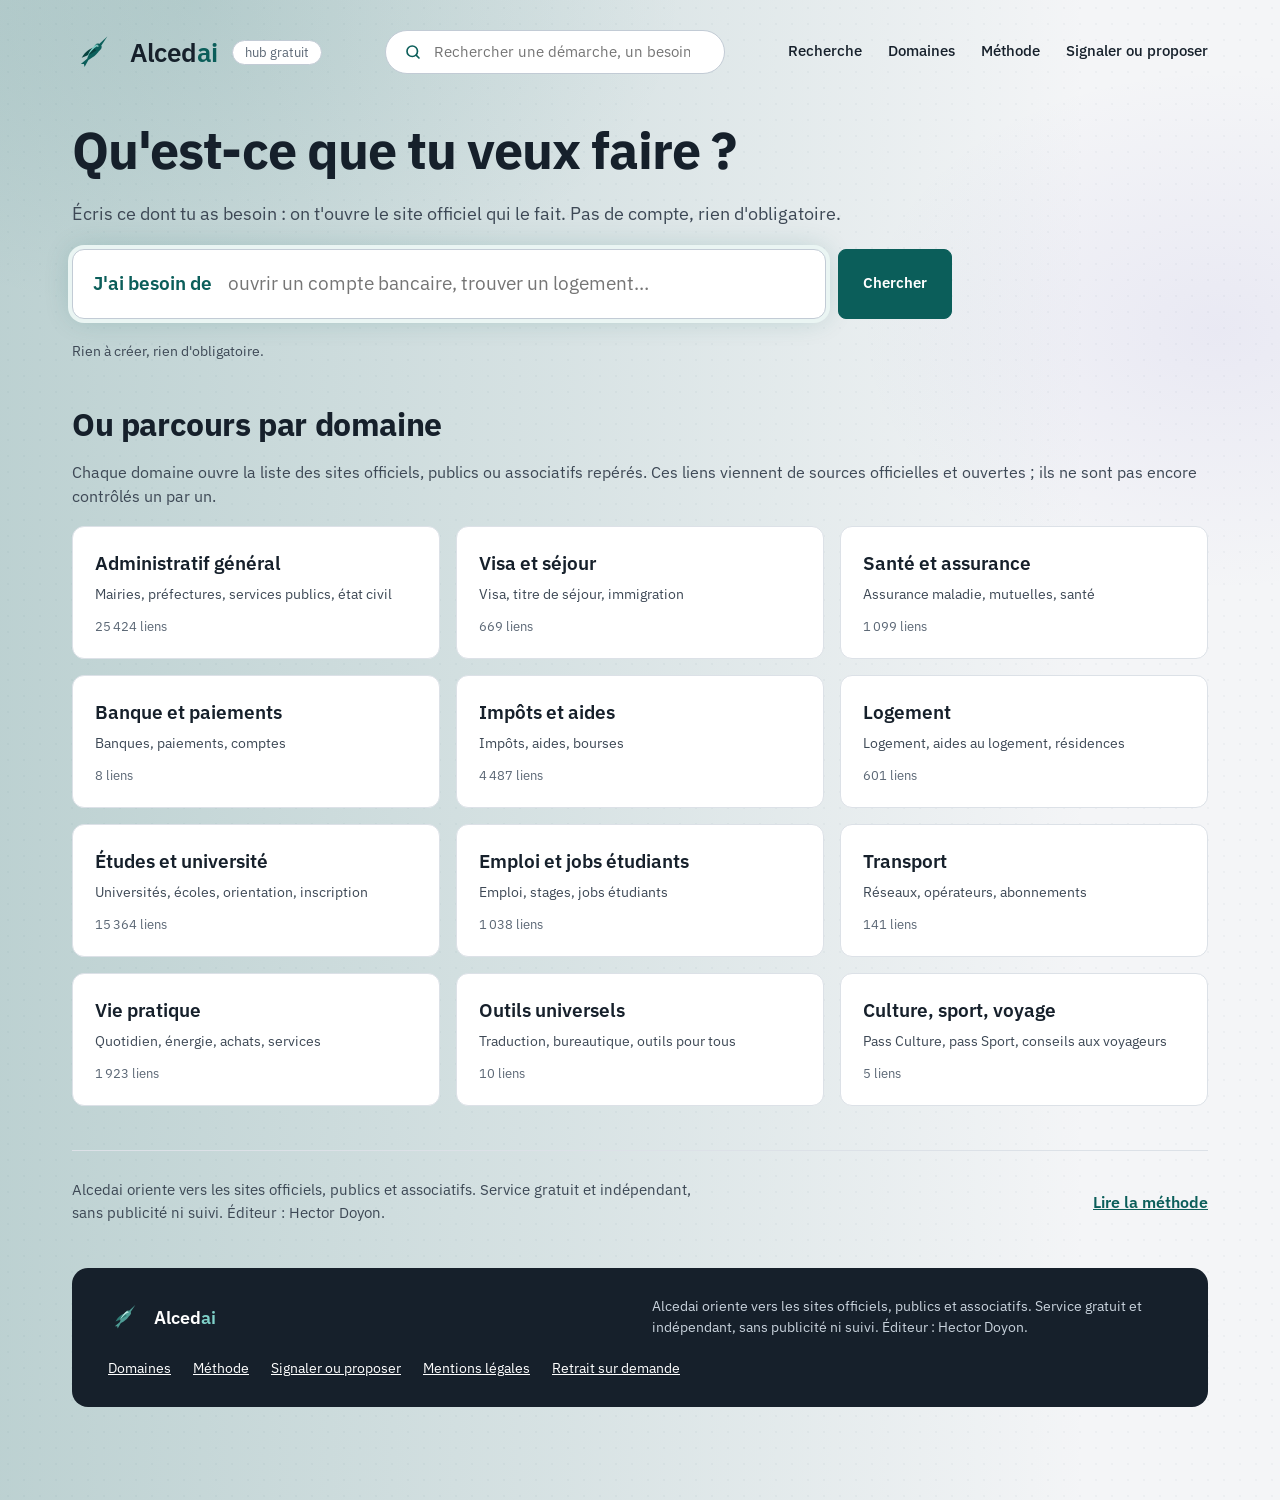
<file: index.html>
<!doctype html><html lang="fr"><head><meta charset="utf-8"><meta name="viewport" content="width=device-width,initial-scale=1"><title>Alcedai hub : accueil · Alcedai</title><meta name="description" content="Alcedai : service gratuit et indépendant qui oriente vers les sites officiels, publics et associatifs pour vos démarches (administratif, santé, logement, études)."><link rel="icon" href="favicon.svg" type="image/svg+xml"><link rel="icon" href="favicon.ico" sizes="48x48"><link rel="apple-touch-icon" href="apple-touch-icon.png"><meta name="theme-color" content="#16202B">

<link rel="stylesheet" href="fonts/fonts.css">
<style>
body{margin:0}
a:focus-visible,button:focus-visible,input:focus-visible{outline:3px solid #0B5E5A;outline-offset:3px}
</style>
</head><body>

<div style="background-color:#F4F5F7;background-image:linear-gradient(90deg,rgba(11,94,90,.24) 0%,rgba(11,94,90,.13) 42%,rgba(11,94,90,0) 85%),radial-gradient(ellipse 55% 30% at 15% 0%,rgba(11,94,90,.10),transparent 70%),radial-gradient(ellipse 40% 25% at 95% 22%,rgba(91,75,196,.07),transparent 70%),radial-gradient(circle,rgba(194,203,213,.16) 1px,transparent 1.5px);background-size:auto,auto,auto,16px 16px;font-family:'IBM Plex Sans',system-ui,sans-serif;color:#16202B;font-size:16px;line-height:1.5;min-height:1500px"><div style="max-width:1200px;margin:0 auto;padding:28px 32px 64px;box-sizing:border-box;display:flex;flex-direction:column;gap:44px"><header style="display:flex;flex-wrap:wrap;gap:16px 32px;align-items:center;justify-content:space-between"><a href="index.html" style="display:flex;align-items:center;gap:14px;text-decoration:none;color:#16202B"><svg width="44" height="44" viewBox="0 0 200 200" aria-hidden="true"><g transform="rotate(-50 100 100)"><path d="M56 96 L20 89 L29 100 L20 111 L56 104 Z" fill="#0B5E5A"></path><path d="M142 92 C120 79 80 84 48 100 C80 116 120 121 142 108 Z" fill="#0B5E5A"></path><path d="M126 95 C106 74 76 68 44 74 C68 88 96 99 122 107 Z" fill="#08423F"></path><circle cx="128" cy="100" r="16" fill="#0B5E5A"></circle><path d="M140 94 L193 101 L140 107 Z" fill="#0B5E5A"></path><path d="M136 88.5 C116 80 88 81 62 90.5 C88 86.5 112 87.5 133 95 Z" fill="#7FD1C9"></path><circle cx="132" cy="96" r="2.6" fill="#FFFFFF"></circle></g></svg><span style="font-weight:600;font-size:26px;letter-spacing:-0.5px">Alced<span style="color:#0B5E5A">ai</span></span><span style="font-size:13px;color:#5B6775;border:1px solid #C2CBD5;border-radius:999px;padding:2px 12px;background:#FFFFFF">hub gratuit</span></a><a href="besoin.html" aria-label="Rechercher sur le site" style="flex:1 1 240px;max-width:340px;display:flex;align-items:center;gap:10px;text-decoration:none;background:#FFFFFF;border:1.5px solid #C2CBD5;border-radius:999px;padding:0 18px;min-height:44px;box-sizing:border-box;color:#5B6775;font-size:15px"><svg width="18" height="18" viewBox="0 0 24 24" fill="none" stroke="#0B5E5A" stroke-width="2.2" stroke-linecap="round" aria-hidden="true"><circle cx="11" cy="11" r="7"></circle><path d="M20 20l-3.5-3.5"></path></svg>Rechercher une démarche, un besoin</a><nav style="display:flex;flex-wrap:wrap;gap:4px 26px"><a href="besoin.html" style="text-decoration:none;padding:12px 0;font-weight:500;font-size:15px;color:#16202B;border-bottom:2px solid transparent">Recherche</a><a href="domaines.html" style="text-decoration:none;padding:12px 0;font-weight:500;font-size:15px;color:#16202B;border-bottom:2px solid transparent">Domaines</a><a href="methode.html" style="text-decoration:none;padding:12px 0;font-weight:500;font-size:15px;color:#16202B;border-bottom:2px solid transparent">Méthode</a><a href="contribuer.html" style="text-decoration:none;padding:12px 0;font-weight:500;font-size:15px;color:#16202B;border-bottom:2px solid transparent">Signaler ou proposer</a></nav></header><div style="display:flex;flex-direction:column;gap:22px;max-width:880px"><h1 style="margin:0;font-weight:700;font-size:52px;line-height:1.1;letter-spacing:-1px">Qu'est-ce que tu veux faire ?</h1><p style="margin:0;font-size:18px;color:#3D4855">Écris ce dont tu as besoin : on t'ouvre le site officiel qui le fait. Pas de compte, rien d'obligatoire.</p><div style="display:flex;flex-wrap:wrap;gap:12px"><form action="besoin.html" method="get" style="display:flex;flex-wrap:wrap;gap:12px;width:100%"><label style="flex:1 1 280px;min-width:0;display:flex;align-items:center;gap:14px;background:#FFFFFF;border:1.5px solid #C2CBD5;border-radius:12px;padding:0 20px;min-height:68px;box-shadow:0 0 0 4px #EAF5F3,0 0 28px rgba(11,94,90,.2)"><span style="font-weight:600;font-size:19px;color:#0B5E5A;white-space:nowrap">J'ai besoin de</span><input name="q" type="search" autocomplete="off" placeholder="ouvrir un compte bancaire, trouver un logement…" style="flex:1;border:0;outline:0;font:inherit;font-size:19px;color:#16202B;background:transparent;min-width:0"></label><button type="submit" style="min-height:48px;padding:0 24px;border-radius:8px;font:inherit;font-weight:600;font-size:15px;background:#0B5E5A;color:#fff;border:1.5px solid #0B5E5A;cursor:pointer">Chercher</button></form></div><span style="font-size:14px;color:#3D4855">Rien à créer, rien d'obligatoire.</span></div><section style="display:flex;flex-direction:column;gap:18px"><h2 style="margin:0;font-weight:700;font-size:32px;line-height:1.15;letter-spacing:-.4px">Ou parcours par domaine</h2><p style="margin:0;font-size:16px;color:#3D4855">Chaque domaine ouvre la liste des sites officiels, publics ou associatifs repérés. Ces liens viennent de sources officielles et ouvertes ; ils ne sont pas encore contrôlés un par un.</p><div style="display:flex;flex-wrap:wrap;gap:16px"><a href="annuaire.html?cat=1" style="flex:1 1 260px;min-width:0;text-decoration:none;color:#16202B;background:#FFFFFF;border:1px solid #DCE1E7;border-radius:12px;padding:22px;display:flex;flex-direction:column;gap:6px"><span style="font-weight:600;font-size:19px">Administratif général</span><span style="font-size:14px;color:#3D4855">Mairies, préfectures, services publics, état civil</span><span style="font-size:13px;color:#5B6775;margin-top:6px">25 424 liens</span></a><a href="annuaire.html?cat=2" style="flex:1 1 260px;min-width:0;text-decoration:none;color:#16202B;background:#FFFFFF;border:1px solid #DCE1E7;border-radius:12px;padding:22px;display:flex;flex-direction:column;gap:6px"><span style="font-weight:600;font-size:19px">Visa et séjour</span><span style="font-size:14px;color:#3D4855">Visa, titre de séjour, immigration</span><span style="font-size:13px;color:#5B6775;margin-top:6px">669 liens</span></a><a href="annuaire.html?cat=3" style="flex:1 1 260px;min-width:0;text-decoration:none;color:#16202B;background:#FFFFFF;border:1px solid #DCE1E7;border-radius:12px;padding:22px;display:flex;flex-direction:column;gap:6px"><span style="font-weight:600;font-size:19px">Santé et assurance</span><span style="font-size:14px;color:#3D4855">Assurance maladie, mutuelles, santé</span><span style="font-size:13px;color:#5B6775;margin-top:6px">1 099 liens</span></a><a href="annuaire.html?cat=4" style="flex:1 1 260px;min-width:0;text-decoration:none;color:#16202B;background:#FFFFFF;border:1px solid #DCE1E7;border-radius:12px;padding:22px;display:flex;flex-direction:column;gap:6px"><span style="font-weight:600;font-size:19px">Banque et paiements</span><span style="font-size:14px;color:#3D4855">Banques, paiements, comptes</span><span style="font-size:13px;color:#5B6775;margin-top:6px">8 liens</span></a><a href="annuaire.html?cat=5" style="flex:1 1 260px;min-width:0;text-decoration:none;color:#16202B;background:#FFFFFF;border:1px solid #DCE1E7;border-radius:12px;padding:22px;display:flex;flex-direction:column;gap:6px"><span style="font-weight:600;font-size:19px">Impôts et aides</span><span style="font-size:14px;color:#3D4855">Impôts, aides, bourses</span><span style="font-size:13px;color:#5B6775;margin-top:6px">4 487 liens</span></a><a href="annuaire.html?cat=6" style="flex:1 1 260px;min-width:0;text-decoration:none;color:#16202B;background:#FFFFFF;border:1px solid #DCE1E7;border-radius:12px;padding:22px;display:flex;flex-direction:column;gap:6px"><span style="font-weight:600;font-size:19px">Logement</span><span style="font-size:14px;color:#3D4855">Logement, aides au logement, résidences</span><span style="font-size:13px;color:#5B6775;margin-top:6px">601 liens</span></a><a href="annuaire.html?cat=7" style="flex:1 1 260px;min-width:0;text-decoration:none;color:#16202B;background:#FFFFFF;border:1px solid #DCE1E7;border-radius:12px;padding:22px;display:flex;flex-direction:column;gap:6px"><span style="font-weight:600;font-size:19px">Études et université</span><span style="font-size:14px;color:#3D4855">Universités, écoles, orientation, inscription</span><span style="font-size:13px;color:#5B6775;margin-top:6px">15 364 liens</span></a><a href="annuaire.html?cat=8" style="flex:1 1 260px;min-width:0;text-decoration:none;color:#16202B;background:#FFFFFF;border:1px solid #DCE1E7;border-radius:12px;padding:22px;display:flex;flex-direction:column;gap:6px"><span style="font-weight:600;font-size:19px">Emploi et jobs étudiants</span><span style="font-size:14px;color:#3D4855">Emploi, stages, jobs étudiants</span><span style="font-size:13px;color:#5B6775;margin-top:6px">1 038 liens</span></a><a href="annuaire.html?cat=9" style="flex:1 1 260px;min-width:0;text-decoration:none;color:#16202B;background:#FFFFFF;border:1px solid #DCE1E7;border-radius:12px;padding:22px;display:flex;flex-direction:column;gap:6px"><span style="font-weight:600;font-size:19px">Transport</span><span style="font-size:14px;color:#3D4855">Réseaux, opérateurs, abonnements</span><span style="font-size:13px;color:#5B6775;margin-top:6px">141 liens</span></a><a href="annuaire.html?cat=10" style="flex:1 1 260px;min-width:0;text-decoration:none;color:#16202B;background:#FFFFFF;border:1px solid #DCE1E7;border-radius:12px;padding:22px;display:flex;flex-direction:column;gap:6px"><span style="font-weight:600;font-size:19px">Vie pratique</span><span style="font-size:14px;color:#3D4855">Quotidien, énergie, achats, services</span><span style="font-size:13px;color:#5B6775;margin-top:6px">1 923 liens</span></a><a href="annuaire.html?cat=11" style="flex:1 1 260px;min-width:0;text-decoration:none;color:#16202B;background:#FFFFFF;border:1px solid #DCE1E7;border-radius:12px;padding:22px;display:flex;flex-direction:column;gap:6px"><span style="font-weight:600;font-size:19px">Outils universels</span><span style="font-size:14px;color:#3D4855">Traduction, bureautique, outils pour tous</span><span style="font-size:13px;color:#5B6775;margin-top:6px">10 liens</span></a><a href="annuaire.html?cat=12" style="flex:1 1 260px;min-width:0;text-decoration:none;color:#16202B;background:#FFFFFF;border:1px solid #DCE1E7;border-radius:12px;padding:22px;display:flex;flex-direction:column;gap:6px"><span style="font-weight:600;font-size:19px">Culture, sport, voyage</span><span style="font-size:14px;color:#3D4855">Pass Culture, pass Sport, conseils aux voyageurs</span><span style="font-size:13px;color:#5B6775;margin-top:6px">5 liens</span></a></div></section><section style="display:flex;flex-wrap:wrap;gap:16px 32px;align-items:center;justify-content:space-between;border-top:1px solid #DCE1E7;padding-top:28px"><p style="margin:0;font-size:15px;color:#3D4855;max-width:620px">Alcedai oriente vers les sites officiels, publics et associatifs. Service gratuit et indépendant, sans publicité ni suivi. Éditeur : Hector Doyon.</p><a href="methode.html" style="color:#0B5E5A;font-weight:600">Lire la méthode</a></section><footer style="display:flex;flex-wrap:wrap;gap:20px 40px;align-items:center;justify-content:space-between;background:#16202B;color:#FFFFFF;border-radius:16px;padding:28px 36px"><div style="display:flex;align-items:center;gap:12px"><svg width="34" height="34" viewBox="0 0 200 200" aria-hidden="true"><g transform="rotate(-50 100 100)"><path d="M56 96 L20 89 L29 100 L20 111 L56 104 Z" fill="#4F9D96"></path><path d="M142 92 C120 79 80 84 48 100 C80 116 120 121 142 108 Z" fill="#4F9D96"></path><path d="M126 95 C106 74 76 68 44 74 C68 88 96 99 122 107 Z" fill="#2E7A74"></path><circle cx="128" cy="100" r="16" fill="#4F9D96"></circle><path d="M140 94 L193 101 L140 107 Z" fill="#4F9D96"></path><path d="M136 88.5 C116 80 88 81 62 90.5 C88 86.5 112 87.5 133 95 Z" fill="#BFE9E4"></path><circle cx="132" cy="96" r="2.6" fill="#FFFFFF"></circle></g></svg><span style="font-weight:600;font-size:18px">Alced<span style="color:#7FD1C9">ai</span></span></div><p style="margin:0;max-width:520px;font-size:14px;color:#C9D3DD">Alcedai oriente vers les sites officiels, publics et associatifs. Service gratuit et indépendant, sans publicité ni suivi. Éditeur : Hector Doyon.</p><div style="display:flex;flex-wrap:wrap;gap:8px 22px;font-size:14px"><a href="domaines.html" style="color:#FFFFFF">Domaines</a><a href="methode.html" style="color:#FFFFFF">Méthode</a><a href="contribuer.html" style="color:#FFFFFF">Signaler ou proposer</a><a href="mentions-legales.html" style="color:#FFFFFF">Mentions légales</a><a href="retrait.html" style="color:#FFFFFF">Retrait sur demande</a></div></footer></div></div>
<script src="app.js"></script></body></html>
</file>
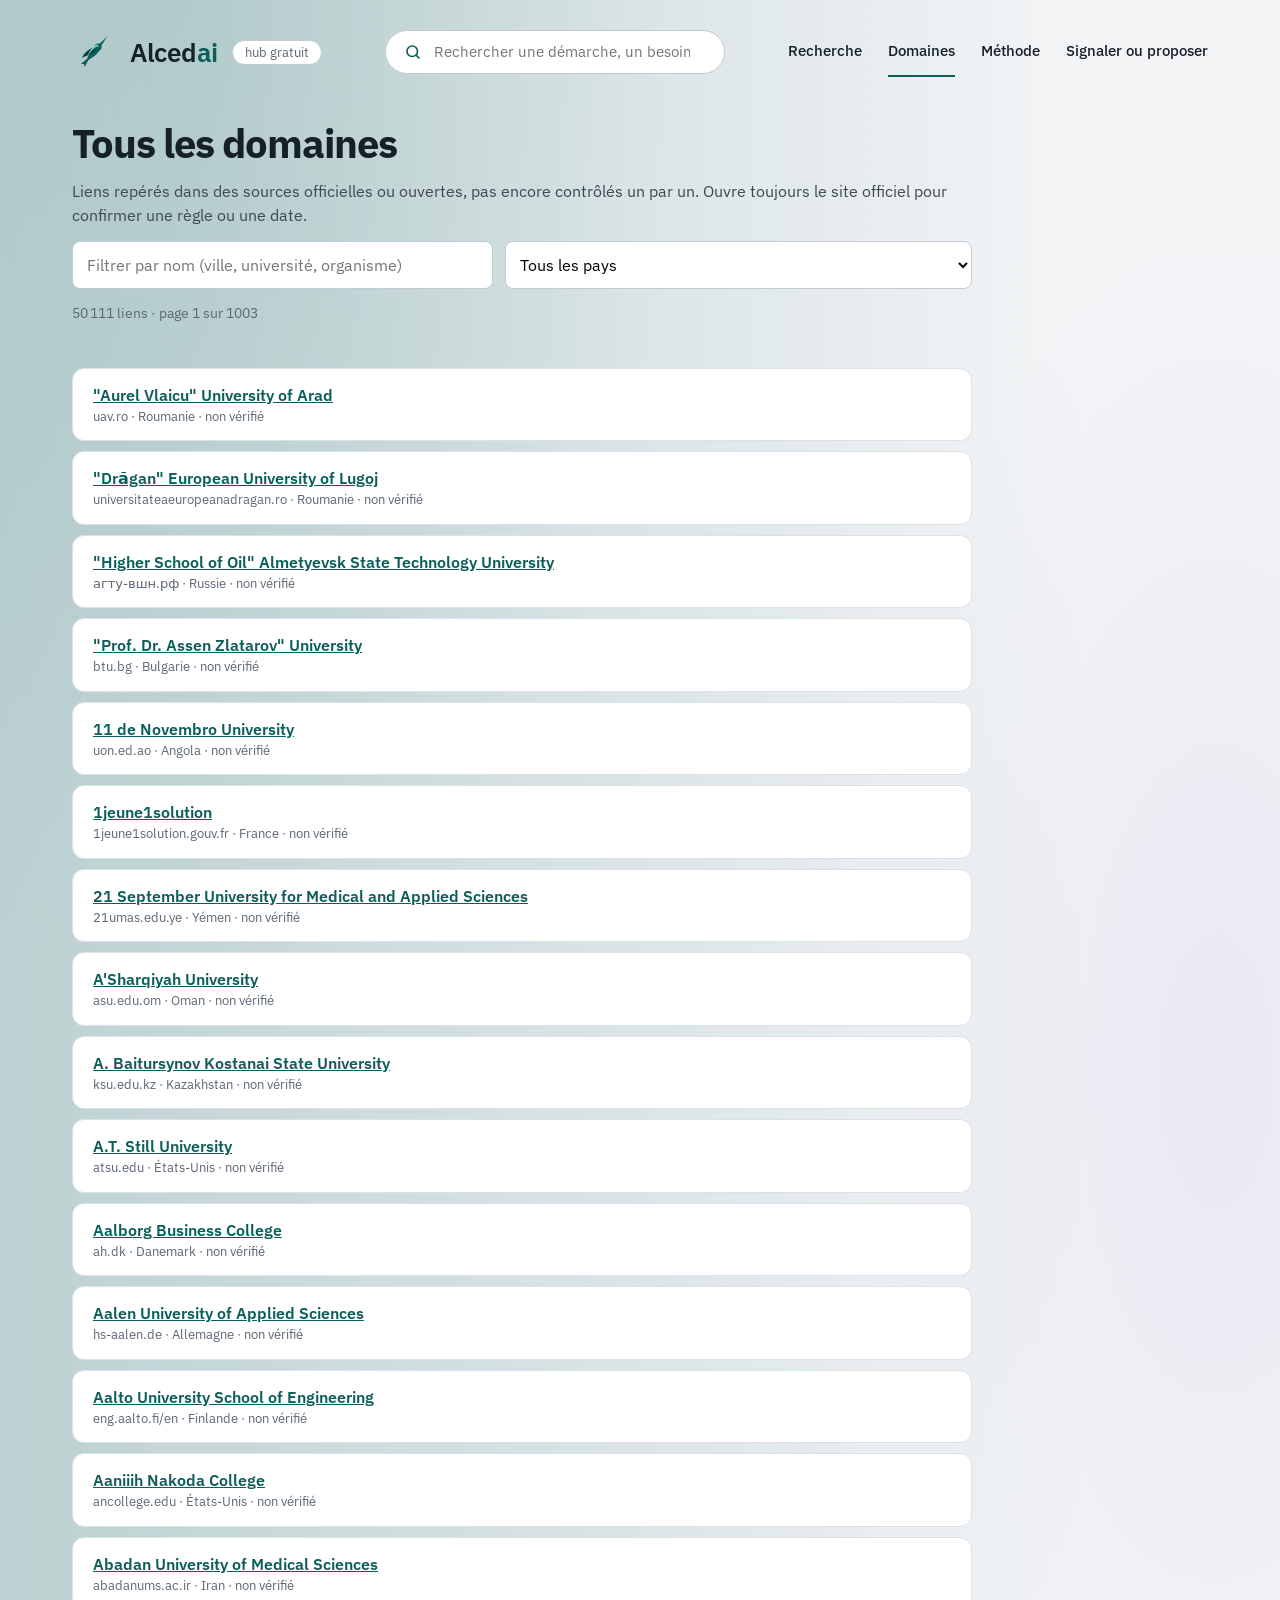
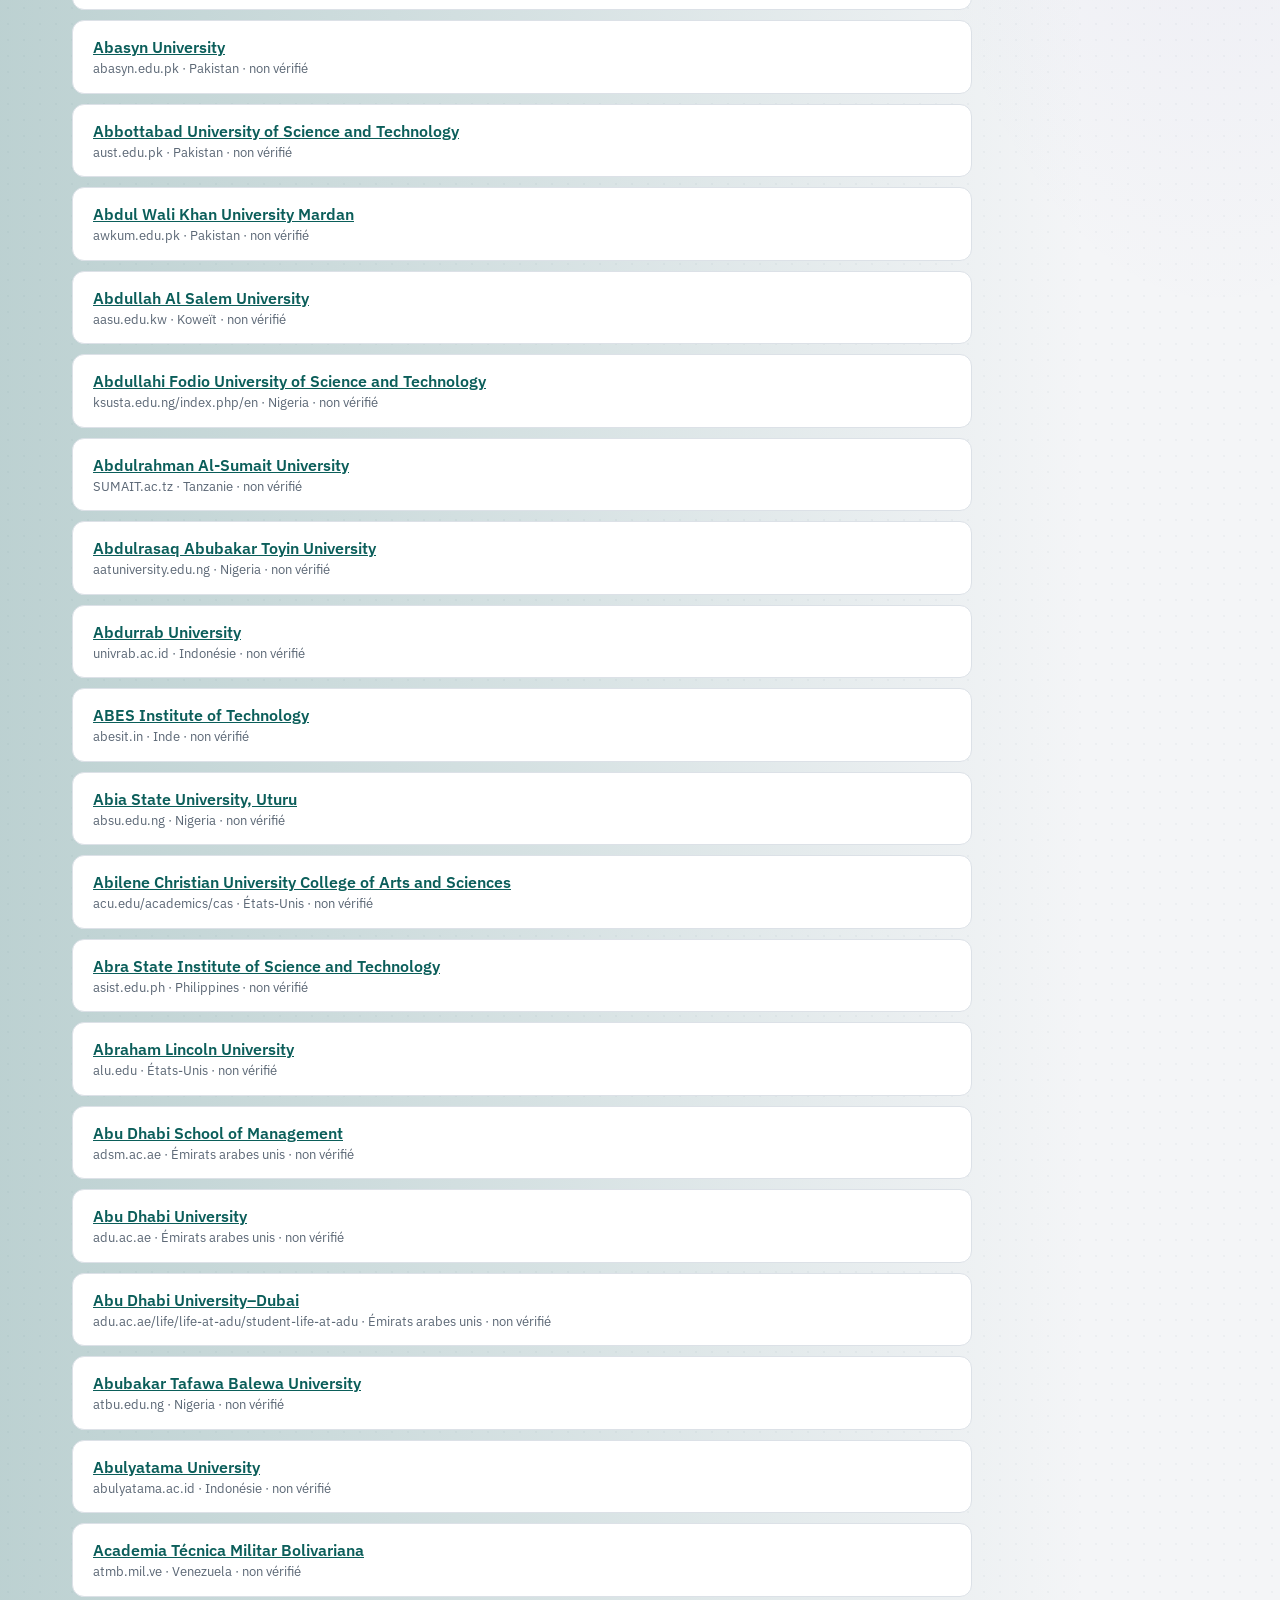
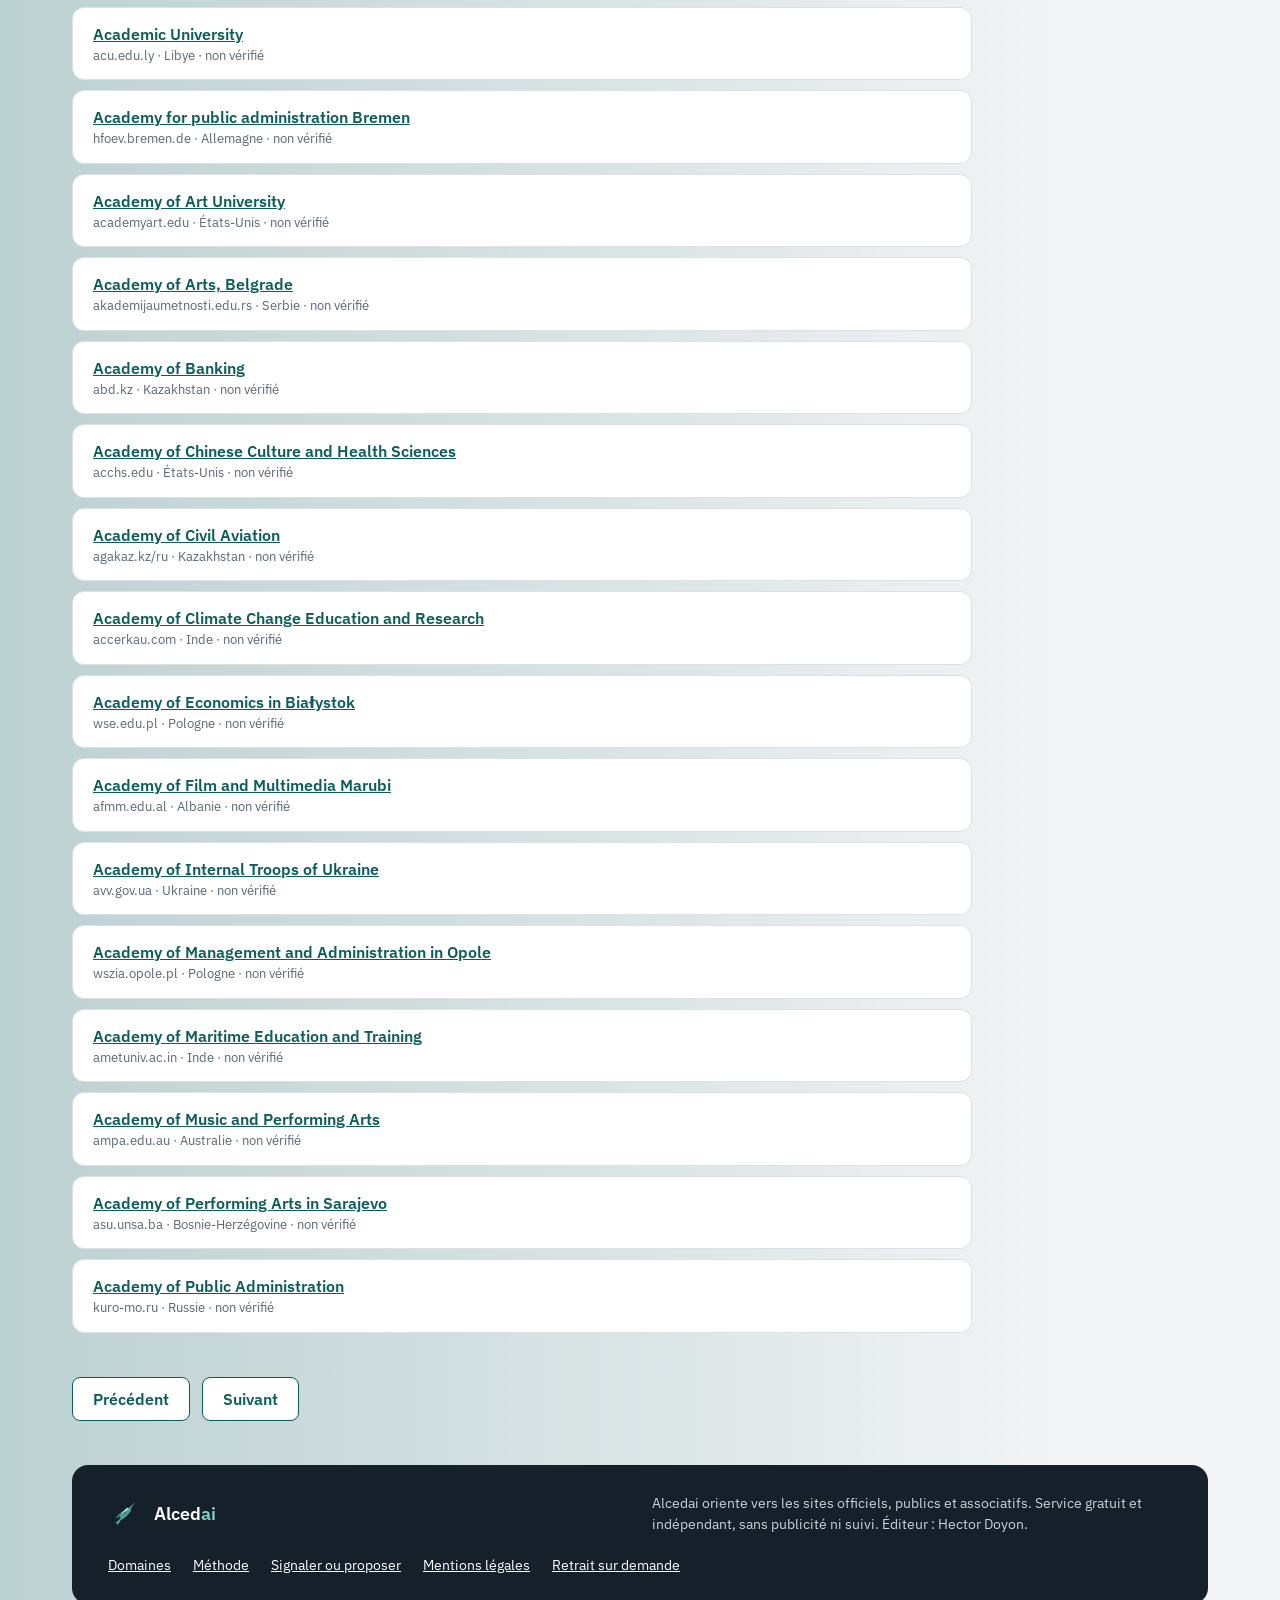
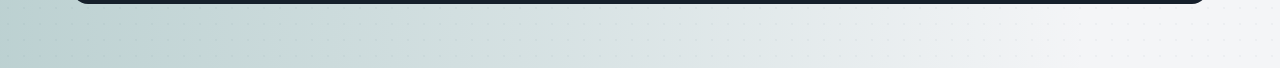
<file: annuaire.html>
<!doctype html><html lang="fr"><head><meta charset="utf-8"><meta name="viewport" content="width=device-width,initial-scale=1"><title>Annuaire · Alcedai</title>

<link rel="stylesheet" href="fonts/fonts.css">
<style>
body{margin:0}
a:focus-visible,button:focus-visible,input:focus-visible{outline:3px solid #0B5E5A;outline-offset:3px}
</style>
<meta name="description" content="Annuaire des sites officiels, publics et associatifs, classés par domaine et par pays."><link rel="icon" href="favicon.svg" type="image/svg+xml"><link rel="icon" href="favicon.ico" sizes="48x48"><link rel="apple-touch-icon" href="apple-touch-icon.png"><meta name="theme-color" content="#16202B"></head><body>

<div style="background-color:#F4F5F7;background-image:linear-gradient(90deg,rgba(11,94,90,.24) 0%,rgba(11,94,90,.13) 42%,rgba(11,94,90,0) 85%),radial-gradient(ellipse 55% 30% at 15% 0%,rgba(11,94,90,.10),transparent 70%),radial-gradient(ellipse 40% 25% at 95% 22%,rgba(91,75,196,.07),transparent 70%),radial-gradient(circle,rgba(194,203,213,.16) 1px,transparent 1.5px);background-size:auto,auto,auto,16px 16px;font-family:'IBM Plex Sans',system-ui,sans-serif;color:#16202B;font-size:16px;line-height:1.5;min-height:1200px"><div style="max-width:1200px;margin:0 auto;padding:28px 32px 64px;box-sizing:border-box;display:flex;flex-direction:column;gap:44px"><header style="display:flex;flex-wrap:wrap;gap:16px 32px;align-items:center;justify-content:space-between"><a href="index.html" style="display:flex;align-items:center;gap:14px;text-decoration:none;color:#16202B"><svg width="44" height="44" viewBox="0 0 200 200" aria-hidden="true"><g transform="rotate(-50 100 100)"><path d="M56 96 L20 89 L29 100 L20 111 L56 104 Z" fill="#0B5E5A"></path><path d="M142 92 C120 79 80 84 48 100 C80 116 120 121 142 108 Z" fill="#0B5E5A"></path><path d="M126 95 C106 74 76 68 44 74 C68 88 96 99 122 107 Z" fill="#08423F"></path><circle cx="128" cy="100" r="16" fill="#0B5E5A"></circle><path d="M140 94 L193 101 L140 107 Z" fill="#0B5E5A"></path><path d="M136 88.5 C116 80 88 81 62 90.5 C88 86.5 112 87.5 133 95 Z" fill="#7FD1C9"></path><circle cx="132" cy="96" r="2.6" fill="#FFFFFF"></circle></g></svg><span style="font-weight:600;font-size:26px;letter-spacing:-0.5px">Alced<span style="color:#0B5E5A">ai</span></span><span style="font-size:13px;color:#5B6775;border:1px solid #C2CBD5;border-radius:999px;padding:2px 12px;background:#FFFFFF">hub gratuit</span></a><a href="besoin.html" aria-label="Rechercher sur le site" style="flex:1 1 240px;max-width:340px;display:flex;align-items:center;gap:10px;text-decoration:none;background:#FFFFFF;border:1.5px solid #C2CBD5;border-radius:999px;padding:0 18px;min-height:44px;box-sizing:border-box;color:#5B6775;font-size:15px"><svg width="18" height="18" viewBox="0 0 24 24" fill="none" stroke="#0B5E5A" stroke-width="2.2" stroke-linecap="round" aria-hidden="true"><circle cx="11" cy="11" r="7"></circle><path d="M20 20l-3.5-3.5"></path></svg>Rechercher une démarche, un besoin</a><nav style="display:flex;flex-wrap:wrap;gap:4px 26px"><a href="besoin.html" style="text-decoration:none;padding:12px 0;font-weight:500;font-size:15px;color:#16202B;border-bottom:2px solid transparent">Recherche</a><a href="domaines.html" style="text-decoration:none;padding:12px 0;font-weight:500;font-size:15px;color:#16202B;border-bottom:2px solid #0B5E5A">Domaines</a><a href="methode.html" style="text-decoration:none;padding:12px 0;font-weight:500;font-size:15px;color:#16202B;border-bottom:2px solid transparent">Méthode</a><a href="contribuer.html" style="text-decoration:none;padding:12px 0;font-weight:500;font-size:15px;color:#16202B;border-bottom:2px solid transparent">Signaler ou proposer</a></nav></header><div style="display:flex;flex-direction:column;gap:14px;max-width:900px"><h1 id="t" style="margin:0;font-weight:700;font-size:40px;line-height:1.1;letter-spacing:-1px">Annuaire</h1><p id="d" style="margin:0;font-size:16px;color:#3D4855"></p><div style="display:flex;flex-wrap:wrap;gap:12px"><input id="f" type="search" placeholder="Filtrer par nom (ville, université, organisme)" aria-label="Filtrer par nom" style="flex:1 1 280px;min-height:48px;border:1.5px solid #C2CBD5;border-radius:8px;padding:0 14px;font:inherit;font-size:16px;background:#fff"><select id="p" aria-label="Filtrer par pays ou portée" style="flex:0 1 240px;min-height:48px;border:1.5px solid #C2CBD5;border-radius:8px;padding:0 10px;font:inherit;font-size:16px;background:#fff"><option value="">Tous les pays</option></select></div><p id="n" style="margin:0;font-size:14px;color:#5B6775" aria-live="polite"></p></div><div id="l" style="display:flex;flex-direction:column;gap:10px;max-width:900px"></div><div id="g" style="display:flex;flex-wrap:wrap;gap:12px;align-items:center"></div><footer style="display:flex;flex-wrap:wrap;gap:20px 40px;align-items:center;justify-content:space-between;background:#16202B;color:#FFFFFF;border-radius:16px;padding:28px 36px"><div style="display:flex;align-items:center;gap:12px"><svg width="34" height="34" viewBox="0 0 200 200" aria-hidden="true"><g transform="rotate(-50 100 100)"><path d="M56 96 L20 89 L29 100 L20 111 L56 104 Z" fill="#4F9D96"></path><path d="M142 92 C120 79 80 84 48 100 C80 116 120 121 142 108 Z" fill="#4F9D96"></path><path d="M126 95 C106 74 76 68 44 74 C68 88 96 99 122 107 Z" fill="#2E7A74"></path><circle cx="128" cy="100" r="16" fill="#4F9D96"></circle><path d="M140 94 L193 101 L140 107 Z" fill="#4F9D96"></path><path d="M136 88.5 C116 80 88 81 62 90.5 C88 86.5 112 87.5 133 95 Z" fill="#BFE9E4"></path><circle cx="132" cy="96" r="2.6" fill="#FFFFFF"></circle></g></svg><span style="font-weight:600;font-size:18px">Alced<span style="color:#7FD1C9">ai</span></span></div><p style="margin:0;max-width:520px;font-size:14px;color:#C9D3DD">Alcedai oriente vers les sites officiels, publics et associatifs. Service gratuit et indépendant, sans publicité ni suivi. Éditeur : Hector Doyon.</p><div style="display:flex;flex-wrap:wrap;gap:8px 22px;font-size:14px"><a href="domaines.html" style="color:#FFFFFF">Domaines</a><a href="methode.html" style="color:#FFFFFF">Méthode</a><a href="contribuer.html" style="color:#FFFFFF">Signaler ou proposer</a><a href="mentions-legales.html" style="color:#FFFFFF">Mentions légales</a><a href="retrait.html" style="color:#FFFFFF">Retrait sur demande</a></div></footer></div></div>
<script src="app.js"></script><script>
(()=>{const CATS=["", "Administratif général", "Visa et séjour", "Santé et assurance", "Banque et paiements", "Impôts et aides", "Logement", "Études et université", "Emploi et jobs étudiants", "Transport", "Vie pratique", "Outils universels", "Culture, sport, voyage"];const prm=new URLSearchParams(location.search);const cat=+prm.get('cat')||0;const PER=50;
const t=document.getElementById('t'),d=document.getElementById('d'),f=document.getElementById('f'),sel=document.getElementById('p'),n=document.getElementById('n'),l=document.getElementById('l'),g=document.getElementById('g');
t.textContent=CATS[cat]||'Tous les domaines';d.textContent='Liens repérés dans des sources officielles ou ouvertes, pas encore contrôlés un par un. Ouvre toujours le site officiel pour confirmer une règle ou une date.';
document.title=(CATS[cat]||'Annuaire')+' · Alcedai';
let all=[],cur=[],page=+prm.get('page')||1;
const host=u=>u.replace(/^https?:\/\/(www\.)?/,'').replace(/\/$/,'');
function draw(){const q=norm(f.value),p=sel.value;
 cur=all.filter(e=>(!p||e[3]===p)&&(!q||q.split(/\s+/).every(w=>norm(e[0]+' '+e[3]).includes(w))));
 const pages=Math.max(1,Math.ceil(cur.length/PER));if(page>pages)page=pages;
 const s=cur.slice((page-1)*PER,page*PER);
 n.textContent=cur.length.toLocaleString('fr-FR')+' lien'+(cur.length>1?'s':'')+(pages>1?' · page '+page+' sur '+pages:'');
 l.innerHTML=s.map(e=>'<div style="background:#fff;border:1px solid #DCE1E7;border-radius:12px;padding:14px 20px"><a href="'+esc(e[1])+'" rel="noopener" style="font-weight:600;color:#0B5E5A">'+esc(e[0])+'</a><div style="font-size:13px;color:#5B6775;word-break:break-all">'+esc(host(e[1]))+(e[3]?' · '+esc(e[3]):'')+' · non vérifié</div></div>').join('')||'<p style="color:#3D4855">Aucun lien ne correspond. Essaie d’autres mots.</p>';
 g.innerHTML='';const b=(txt,to,dis)=>{const x=document.createElement('button');x.textContent=txt;x.disabled=dis;x.style.cssText='min-height:44px;padding:0 20px;border-radius:8px;font:inherit;font-weight:600;border:1.5px solid #0B5E5A;background:#fff;color:#0B5E5A;cursor:pointer';x.onclick=()=>{page=to;draw();window.scrollTo(0,0)};g.appendChild(x)};
 if(pages>1){b('Précédent',page-1,page<=1);b('Suivant',page+1,page>=pages)}}
f.addEventListener('input',()=>{page=1;draw()});sel.addEventListener('change',()=>{page=1;draw()});
fetch('data/annuaire.json').then(r=>r.json()).then(a=>{all=a.filter(e=>!cat||e[2]===cat);
 const c={};all.forEach(e=>{if(e[3])c[e[3]]=(c[e[3]]||0)+1});Object.keys(c).sort((x,y)=>c[y]-c[x]||x.localeCompare(y,'fr')).forEach(k=>{const o=document.createElement('option');o.value=k;o.textContent=k+' ('+c[k].toLocaleString('fr-FR')+')';sel.appendChild(o)});draw()}).catch(()=>{n.textContent='Impossible de charger la liste. Réessaie dans un instant.'});})();
</script></body></html>
</file>
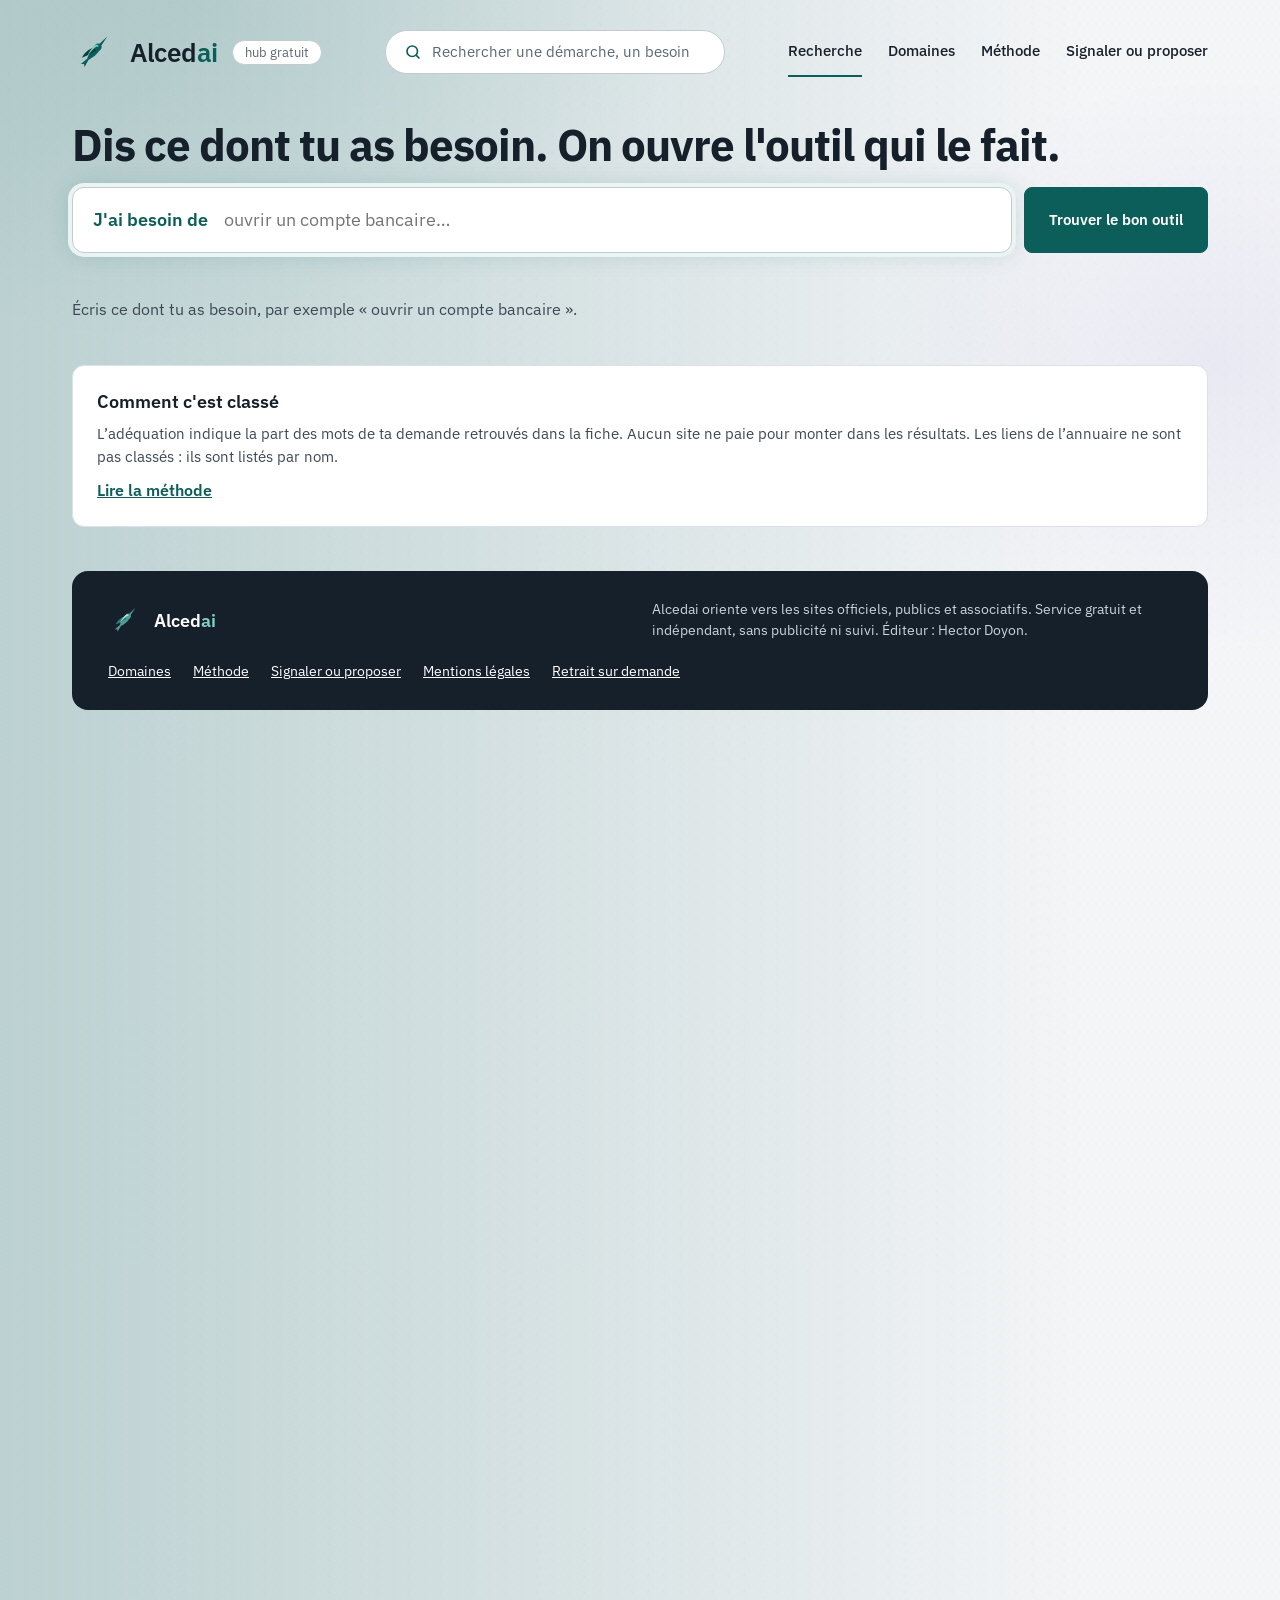
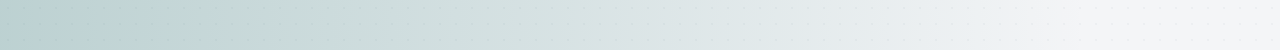
<file: besoin.html>
<!DOCTYPE html>
<html lang="fr"><head><meta charset="utf-8"/><meta content="width=device-width,initial-scale=1" name="viewport"/><title>Recherche : résultats · Alcedai</title>
<link href="fonts/fonts.css" rel="stylesheet"/>
<style>
body{margin:0}
a:focus-visible,button:focus-visible,input:focus-visible{outline:3px solid #0B5E5A;outline-offset:3px}
</style>
<meta name="description" content="Dites ce dont vous avez besoin : Alcedai ouvre le site officiel qui le fait. Gratuit, sans compte, sans suivi."><link rel="icon" href="favicon.svg" type="image/svg+xml"><link rel="icon" href="favicon.ico" sizes="48x48"><link rel="apple-touch-icon" href="apple-touch-icon.png"><meta name="theme-color" content="#16202B"></head><body>
<div style="background-color:#F4F5F7;background-image:linear-gradient(90deg,rgba(11,94,90,.24) 0%,rgba(11,94,90,.13) 42%,rgba(11,94,90,0) 85%),radial-gradient(ellipse 55% 30% at 15% 0%,rgba(11,94,90,.10),transparent 70%),radial-gradient(ellipse 40% 25% at 95% 22%,rgba(91,75,196,.07),transparent 70%),radial-gradient(circle,rgba(194,203,213,.16) 1px,transparent 1.5px);background-size:auto,auto,auto,16px 16px;font-family:'IBM Plex Sans',system-ui,sans-serif;color:#16202B;font-size:16px;line-height:1.5;min-height:1650px"><div style="max-width:1200px;margin:0 auto;padding:28px 32px 64px;box-sizing:border-box;display:flex;flex-direction:column;gap:44px"><header style="display:flex;flex-wrap:wrap;gap:16px 32px;align-items:center;justify-content:space-between"><a href="index.html" style="display:flex;align-items:center;gap:14px;text-decoration:none;color:#16202B"><svg aria-hidden="true" height="44" viewbox="0 0 200 200" width="44"><g transform="rotate(-50 100 100)"><path d="M56 96 L20 89 L29 100 L20 111 L56 104 Z" fill="#0B5E5A"></path><path d="M142 92 C120 79 80 84 48 100 C80 116 120 121 142 108 Z" fill="#0B5E5A"></path><path d="M126 95 C106 74 76 68 44 74 C68 88 96 99 122 107 Z" fill="#08423F"></path><circle cx="128" cy="100" fill="#0B5E5A" r="16"></circle><path d="M140 94 L193 101 L140 107 Z" fill="#0B5E5A"></path><path d="M136 88.5 C116 80 88 81 62 90.5 C88 86.5 112 87.5 133 95 Z" fill="#7FD1C9"></path><circle cx="132" cy="96" fill="#FFFFFF" r="2.6"></circle></g></svg><span style="font-weight:600;font-size:26px;letter-spacing:-0.5px">Alced<span style="color:#0B5E5A">ai</span></span><span style="font-size:13px;color:#5B6775;border:1px solid #C2CBD5;border-radius:999px;padding:2px 12px;background:#FFFFFF">hub gratuit</span></a><a aria-label="Rechercher sur le site" href="besoin.html" style="flex:1 1 240px;max-width:340px;display:flex;align-items:center;gap:10px;text-decoration:none;background:#FFFFFF;border:1.5px solid #C2CBD5;border-radius:999px;padding:0 18px;min-height:44px;box-sizing:border-box;color:#5B6775;font-size:15px"><svg aria-hidden="true" fill="none" height="18" stroke="#0B5E5A" stroke-linecap="round" stroke-width="2.2" viewbox="0 0 24 24" width="18"><circle cx="11" cy="11" r="7"></circle><path d="M20 20l-3.5-3.5"></path></svg>Rechercher une démarche, un besoin</a><nav style="display:flex;flex-wrap:wrap;gap:4px 26px"><a href="besoin.html" style="text-decoration:none;padding:12px 0;font-weight:500;font-size:15px;color:#16202B;border-bottom:2px solid #0B5E5A">Recherche</a><a href="domaines.html" style="text-decoration:none;padding:12px 0;font-weight:500;font-size:15px;color:#16202B;border-bottom:2px solid transparent">Domaines</a><a href="methode.html" style="text-decoration:none;padding:12px 0;font-weight:500;font-size:15px;color:#16202B;border-bottom:2px solid transparent">Méthode</a><a href="contribuer.html" style="text-decoration:none;padding:12px 0;font-weight:500;font-size:15px;color:#16202B;border-bottom:2px solid transparent">Signaler ou proposer</a></nav></header><div style="display:flex;flex-direction:column;gap:18px;"><h1 style="margin:0;font-weight:700;font-size:44px;line-height:1.1;letter-spacing:-1px">Dis ce dont tu as besoin. On ouvre l'outil qui le fait.</h1><div style="display:flex;flex-wrap:wrap;gap:12px"><div style="flex:1 1 480px;display:flex;align-items:center;gap:14px;background:#FFFFFF;border:1.5px solid #C2CBD5;border-radius:12px;padding:0 20px;min-height:64px;box-shadow:0 0 0 4px #EAF5F3,0 0 24px rgba(11,94,90,.18)"><span style="font-weight:600;font-size:18px;color:#0B5E5A;white-space:nowrap">J'ai besoin de</span><span style="font-size:18px">trouver un meuble d'occasion à Maastricht</span></div><a href="#" style="display:inline-flex;align-items:center;box-sizing:border-box;min-height:48px;padding:0 24px;border-radius:8px;font-weight:600;font-size:15px;text-decoration:none;background:#0B5E5A;color:#FFFFFF;border:1.5px solid #0B5E5A">Trouver le bon outil</a></div></div><div style="flex:1 1 100%;min-width:0;background:#FFFFFF;border:1px solid #DCE1E7;border-radius:12px;padding:24px;box-sizing:border-box;display:flex;flex-direction:column;gap:10px;"><h3 style="margin:0;font-weight:600;font-size:18px;line-height:1.3;color:#16202B">Comment c'est classé</h3><p style="margin:0;font-size:15px;color:#3D4855">L’adéquation indique la part des mots de ta demande retrouvés dans la fiche. Aucun site ne paie pour monter dans les résultats. Les liens de l’annuaire ne sont pas classés : ils sont listés par nom.</p><a href="methode.html" style="color:#0B5E5A;font-weight:600">Lire la méthode</a></div><footer style="display:flex;flex-wrap:wrap;gap:20px 40px;align-items:center;justify-content:space-between;background:#16202B;color:#FFFFFF;border-radius:16px;padding:28px 36px"><div style="display:flex;align-items:center;gap:12px"><svg aria-hidden="true" height="34" viewbox="0 0 200 200" width="34"><g transform="rotate(-50 100 100)"><path d="M56 96 L20 89 L29 100 L20 111 L56 104 Z" fill="#4F9D96"></path><path d="M142 92 C120 79 80 84 48 100 C80 116 120 121 142 108 Z" fill="#4F9D96"></path><path d="M126 95 C106 74 76 68 44 74 C68 88 96 99 122 107 Z" fill="#2E7A74"></path><circle cx="128" cy="100" fill="#4F9D96" r="16"></circle><path d="M140 94 L193 101 L140 107 Z" fill="#4F9D96"></path><path d="M136 88.5 C116 80 88 81 62 90.5 C88 86.5 112 87.5 133 95 Z" fill="#BFE9E4"></path><circle cx="132" cy="96" fill="#FFFFFF" r="2.6"></circle></g></svg><span style="font-weight:600;font-size:18px">Alced<span style="color:#7FD1C9">ai</span></span></div><p style="margin:0;max-width:520px;font-size:14px;color:#C9D3DD">Alcedai oriente vers les sites officiels, publics et associatifs. Service gratuit et indépendant, sans publicité ni suivi. Éditeur : Hector Doyon.</p><div style="display:flex;flex-wrap:wrap;gap:8px 22px;font-size:14px"><a href="domaines.html" style="color:#FFFFFF">Domaines</a><a href="methode.html" style="color:#FFFFFF">Méthode</a><a href="contribuer.html" style="color:#FFFFFF">Signaler ou proposer</a><a href="mentions-legales.html" style="color:#FFFFFF">Mentions légales</a><a href="retrait.html" style="color:#FFFFFF">Retrait sur demande</a></div></footer></div></div>
<script src="app.js"></script></body></html>
</file>
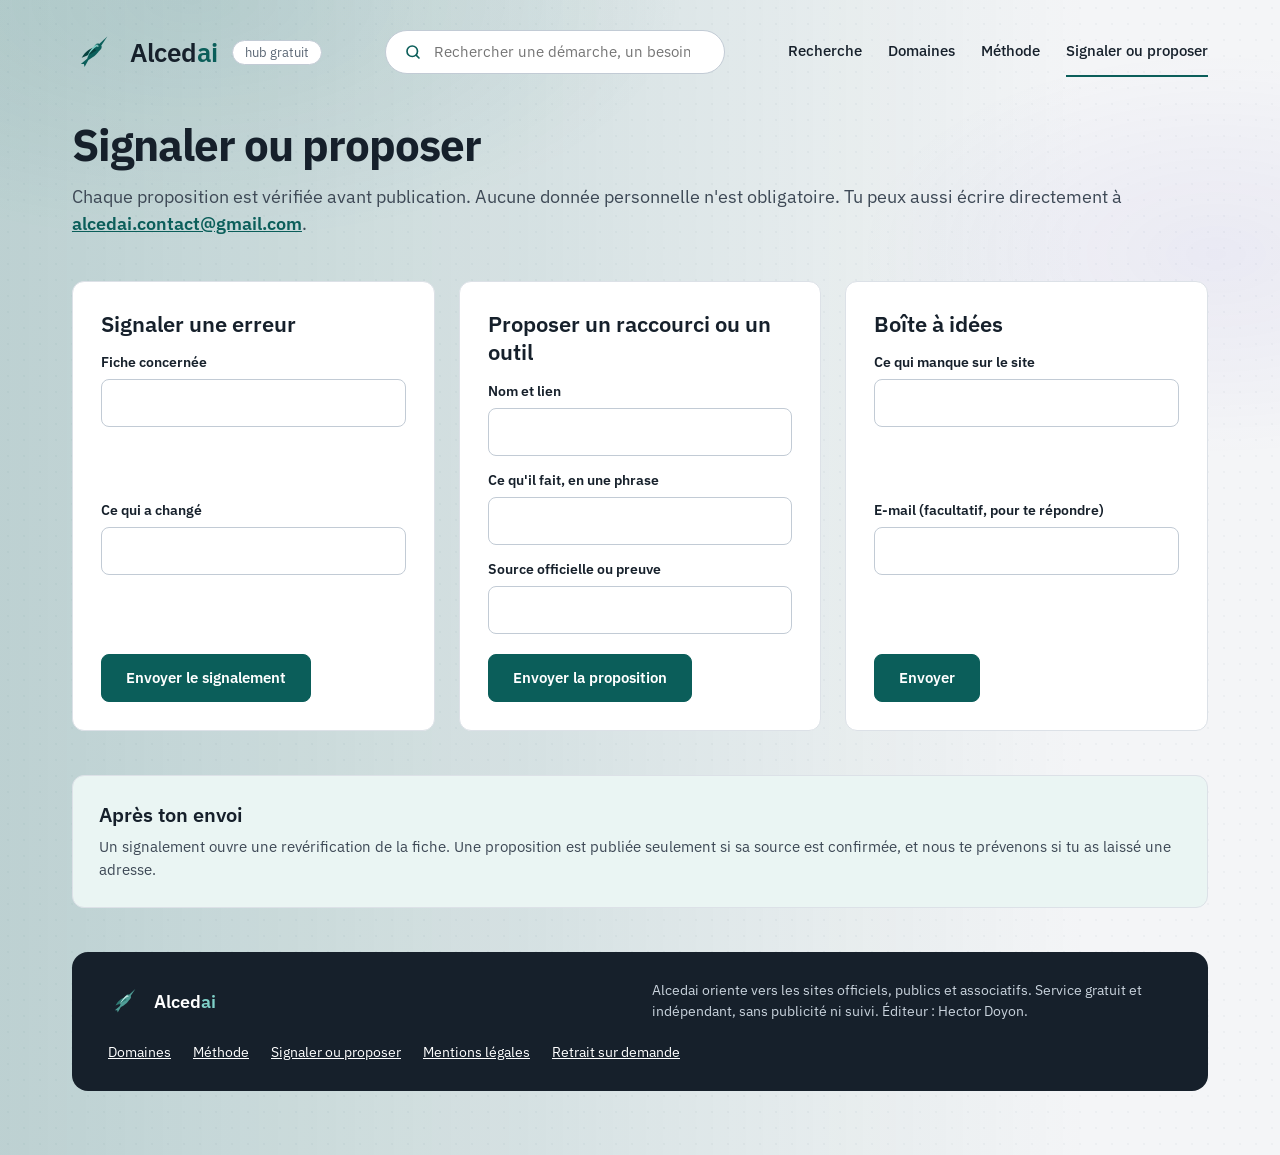
<file: contribuer.html>
<!doctype html><html lang="fr"><head><meta charset="utf-8"><meta name="viewport" content="width=device-width,initial-scale=1"><title>Signaler ou proposer · Alcedai</title>

<link rel="stylesheet" href="fonts/fonts.css">
<style>
body{margin:0}
a:focus-visible,button:focus-visible,input:focus-visible{outline:3px solid #0B5E5A;outline-offset:3px}
</style>
<meta name="description" content="Signaler un lien cassé ou proposer un site à ajouter à Alcedai."><link rel="icon" href="favicon.svg" type="image/svg+xml"><link rel="icon" href="favicon.ico" sizes="48x48"><link rel="apple-touch-icon" href="apple-touch-icon.png"><meta name="theme-color" content="#16202B"></head><body>

<div style="background-color:#F4F5F7;background-image:linear-gradient(90deg,rgba(11,94,90,.24) 0%,rgba(11,94,90,.13) 42%,rgba(11,94,90,0) 85%),radial-gradient(ellipse 55% 30% at 15% 0%,rgba(11,94,90,.10),transparent 70%),radial-gradient(ellipse 40% 25% at 95% 22%,rgba(91,75,196,.07),transparent 70%),radial-gradient(circle,rgba(194,203,213,.16) 1px,transparent 1.5px);background-size:auto,auto,auto,16px 16px;font-family:'IBM Plex Sans',system-ui,sans-serif;color:#16202B;font-size:16px;line-height:1.5;min-height:1100px"><div style="max-width:1200px;margin:0 auto;padding:28px 32px 64px;box-sizing:border-box;display:flex;flex-direction:column;gap:44px"><header style="display:flex;flex-wrap:wrap;gap:16px 32px;align-items:center;justify-content:space-between"><a href="index.html" style="display:flex;align-items:center;gap:14px;text-decoration:none;color:#16202B"><svg width="44" height="44" viewBox="0 0 200 200" aria-hidden="true"><g transform="rotate(-50 100 100)"><path d="M56 96 L20 89 L29 100 L20 111 L56 104 Z" fill="#0B5E5A"></path><path d="M142 92 C120 79 80 84 48 100 C80 116 120 121 142 108 Z" fill="#0B5E5A"></path><path d="M126 95 C106 74 76 68 44 74 C68 88 96 99 122 107 Z" fill="#08423F"></path><circle cx="128" cy="100" r="16" fill="#0B5E5A"></circle><path d="M140 94 L193 101 L140 107 Z" fill="#0B5E5A"></path><path d="M136 88.5 C116 80 88 81 62 90.5 C88 86.5 112 87.5 133 95 Z" fill="#7FD1C9"></path><circle cx="132" cy="96" r="2.6" fill="#FFFFFF"></circle></g></svg><span style="font-weight:600;font-size:26px;letter-spacing:-0.5px">Alced<span style="color:#0B5E5A">ai</span></span><span style="font-size:13px;color:#5B6775;border:1px solid #C2CBD5;border-radius:999px;padding:2px 12px;background:#FFFFFF">hub gratuit</span></a><a href="besoin.html" aria-label="Rechercher sur le site" style="flex:1 1 240px;max-width:340px;display:flex;align-items:center;gap:10px;text-decoration:none;background:#FFFFFF;border:1.5px solid #C2CBD5;border-radius:999px;padding:0 18px;min-height:44px;box-sizing:border-box;color:#5B6775;font-size:15px"><svg width="18" height="18" viewBox="0 0 24 24" fill="none" stroke="#0B5E5A" stroke-width="2.2" stroke-linecap="round" aria-hidden="true"><circle cx="11" cy="11" r="7"></circle><path d="M20 20l-3.5-3.5"></path></svg>Rechercher une démarche, un besoin</a><nav style="display:flex;flex-wrap:wrap;gap:4px 26px"><a href="besoin.html" style="text-decoration:none;padding:12px 0;font-weight:500;font-size:15px;color:#16202B;border-bottom:2px solid transparent">Recherche</a><a href="domaines.html" style="text-decoration:none;padding:12px 0;font-weight:500;font-size:15px;color:#16202B;border-bottom:2px solid transparent">Domaines</a><a href="methode.html" style="text-decoration:none;padding:12px 0;font-weight:500;font-size:15px;color:#16202B;border-bottom:2px solid transparent">Méthode</a><a href="contribuer.html" style="text-decoration:none;padding:12px 0;font-weight:500;font-size:15px;color:#16202B;border-bottom:2px solid #0B5E5A">Signaler ou proposer</a></nav></header><div style="display:flex;flex-direction:column;gap:14px;"><h1 style="margin:0;font-weight:700;font-size:44px;line-height:1.1;letter-spacing:-1px">Signaler ou proposer</h1><p style="margin:0;font-size:18px;color:#3D4855">Chaque proposition est vérifiée avant publication. Aucune donnée personnelle n'est obligatoire. Tu peux aussi écrire directement à <a href="mailto:alcedai.contact@gmail.com" style="color:#0B5E5A;font-weight:600">alcedai.contact@gmail.com</a>.</p></div><div style="display:flex;flex-wrap:wrap;gap:24px;align-items:stretch"><div style="flex:1 1 340px;min-width:0;background:#FFFFFF;border:1px solid #DCE1E7;border-radius:12px;padding:28px;box-sizing:border-box;display:flex;flex-direction:column;gap:14px;"><h3 style="margin:0;font-weight:600;font-size:22px;line-height:1.3;color:#16202B">Signaler une erreur</h3><div style="flex:1 1 100%;display:flex;flex-direction:column;gap:6px"><label for="e1" style="font-weight:600;font-size:14px">Fiche concernée</label><input id="e1" type="text" value="S'inscrire à la commune" style="border:1.5px solid #C2CBD5;border-radius:8px;padding:0 14px;min-height:48px;font-family:'IBM Plex Sans',sans-serif;font-size:16px;color:#16202B;background:#FFFFFF;box-sizing:border-box;width:100%"></div><div style="flex:1 1 100%;display:flex;flex-direction:column;gap:6px"><label for="e2" style="font-weight:600;font-size:14px">Ce qui a changé</label><input id="e2" type="text" value="" style="border:1.5px solid #C2CBD5;border-radius:8px;padding:0 14px;min-height:48px;font-family:'IBM Plex Sans',sans-serif;font-size:16px;color:#16202B;background:#FFFFFF;box-sizing:border-box;width:100%"></div><div style="margin-top:6px"><a href="#" style="display:inline-flex;align-items:center;box-sizing:border-box;min-height:48px;padding:0 24px;border-radius:8px;font-weight:600;font-size:15px;text-decoration:none;background:#0B5E5A;color:#FFFFFF;border:1.5px solid #0B5E5A">Envoyer le signalement</a></div></div><div style="flex:1 1 340px;min-width:0;background:#FFFFFF;border:1px solid #DCE1E7;border-radius:12px;padding:28px;box-sizing:border-box;display:flex;flex-direction:column;gap:14px;"><h3 style="margin:0;font-weight:600;font-size:22px;line-height:1.3;color:#16202B">Proposer un raccourci ou un outil</h3><div style="flex:1 1 100%;display:flex;flex-direction:column;gap:6px"><label for="p1" style="font-weight:600;font-size:14px">Nom et lien</label><input id="p1" type="text" value="" style="border:1.5px solid #C2CBD5;border-radius:8px;padding:0 14px;min-height:48px;font-family:'IBM Plex Sans',sans-serif;font-size:16px;color:#16202B;background:#FFFFFF;box-sizing:border-box;width:100%"></div><div style="flex:1 1 100%;display:flex;flex-direction:column;gap:6px"><label for="p2" style="font-weight:600;font-size:14px">Ce qu'il fait, en une phrase</label><input id="p2" type="text" value="" style="border:1.5px solid #C2CBD5;border-radius:8px;padding:0 14px;min-height:48px;font-family:'IBM Plex Sans',sans-serif;font-size:16px;color:#16202B;background:#FFFFFF;box-sizing:border-box;width:100%"></div><div style="flex:1 1 100%;display:flex;flex-direction:column;gap:6px"><label for="p3" style="font-weight:600;font-size:14px">Source officielle ou preuve</label><input id="p3" type="text" value="" style="border:1.5px solid #C2CBD5;border-radius:8px;padding:0 14px;min-height:48px;font-family:'IBM Plex Sans',sans-serif;font-size:16px;color:#16202B;background:#FFFFFF;box-sizing:border-box;width:100%"></div><div style="margin-top:6px"><a href="#" style="display:inline-flex;align-items:center;box-sizing:border-box;min-height:48px;padding:0 24px;border-radius:8px;font-weight:600;font-size:15px;text-decoration:none;background:#0B5E5A;color:#FFFFFF;border:1.5px solid #0B5E5A">Envoyer la proposition</a></div></div><div style="flex:1 1 340px;min-width:0;background:#FFFFFF;border:1px solid #DCE1E7;border-radius:12px;padding:28px;box-sizing:border-box;display:flex;flex-direction:column;gap:14px;"><h3 style="margin:0;font-weight:600;font-size:22px;line-height:1.3;color:#16202B">Boîte à idées</h3><div style="flex:1 1 100%;display:flex;flex-direction:column;gap:6px"><label for="i1" style="font-weight:600;font-size:14px">Ce qui manque sur le site</label><input id="i1" type="text" value="" style="border:1.5px solid #C2CBD5;border-radius:8px;padding:0 14px;min-height:48px;font-family:'IBM Plex Sans',sans-serif;font-size:16px;color:#16202B;background:#FFFFFF;box-sizing:border-box;width:100%"></div><div style="flex:1 1 100%;display:flex;flex-direction:column;gap:6px"><label for="i2" style="font-weight:600;font-size:14px">E-mail (facultatif, pour te répondre)</label><input id="i2" type="text" value="" style="border:1.5px solid #C2CBD5;border-radius:8px;padding:0 14px;min-height:48px;font-family:'IBM Plex Sans',sans-serif;font-size:16px;color:#16202B;background:#FFFFFF;box-sizing:border-box;width:100%"></div><div style="margin-top:6px"><a href="#" style="display:inline-flex;align-items:center;box-sizing:border-box;min-height:48px;padding:0 24px;border-radius:8px;font-weight:600;font-size:15px;text-decoration:none;background:#0B5E5A;color:#FFFFFF;border:1.5px solid #0B5E5A">Envoyer</a></div></div></div><div style="flex:1 1 100%;min-width:0;background:#EAF5F3;border:1px solid #DCE1E7;border-radius:12px;padding:26px;box-sizing:border-box;display:flex;flex-direction:column;gap:8px;"><h3 style="margin:0;font-weight:600;font-size:20px;line-height:1.3;color:#16202B">Après ton envoi</h3><p style="margin:0;font-size:15px;color:#3D4855">Un signalement ouvre une revérification de la fiche. Une proposition est publiée seulement si sa source est confirmée, et nous te prévenons si tu as laissé une adresse.</p></div><footer style="display:flex;flex-wrap:wrap;gap:20px 40px;align-items:center;justify-content:space-between;background:#16202B;color:#FFFFFF;border-radius:16px;padding:28px 36px"><div style="display:flex;align-items:center;gap:12px"><svg width="34" height="34" viewBox="0 0 200 200" aria-hidden="true"><g transform="rotate(-50 100 100)"><path d="M56 96 L20 89 L29 100 L20 111 L56 104 Z" fill="#4F9D96"></path><path d="M142 92 C120 79 80 84 48 100 C80 116 120 121 142 108 Z" fill="#4F9D96"></path><path d="M126 95 C106 74 76 68 44 74 C68 88 96 99 122 107 Z" fill="#2E7A74"></path><circle cx="128" cy="100" r="16" fill="#4F9D96"></circle><path d="M140 94 L193 101 L140 107 Z" fill="#4F9D96"></path><path d="M136 88.5 C116 80 88 81 62 90.5 C88 86.5 112 87.5 133 95 Z" fill="#BFE9E4"></path><circle cx="132" cy="96" r="2.6" fill="#FFFFFF"></circle></g></svg><span style="font-weight:600;font-size:18px">Alced<span style="color:#7FD1C9">ai</span></span></div><p style="margin:0;max-width:520px;font-size:14px;color:#C9D3DD">Alcedai oriente vers les sites officiels, publics et associatifs. Service gratuit et indépendant, sans publicité ni suivi. Éditeur : Hector Doyon.</p><div style="display:flex;flex-wrap:wrap;gap:8px 22px;font-size:14px"><a href="domaines.html" style="color:#FFFFFF">Domaines</a><a href="methode.html" style="color:#FFFFFF">Méthode</a><a href="contribuer.html" style="color:#FFFFFF">Signaler ou proposer</a><a href="mentions-legales.html" style="color:#FFFFFF">Mentions légales</a><a href="retrait.html" style="color:#FFFFFF">Retrait sur demande</a></div></footer></div></div>
<script src="app.js"></script></body></html>
</file>
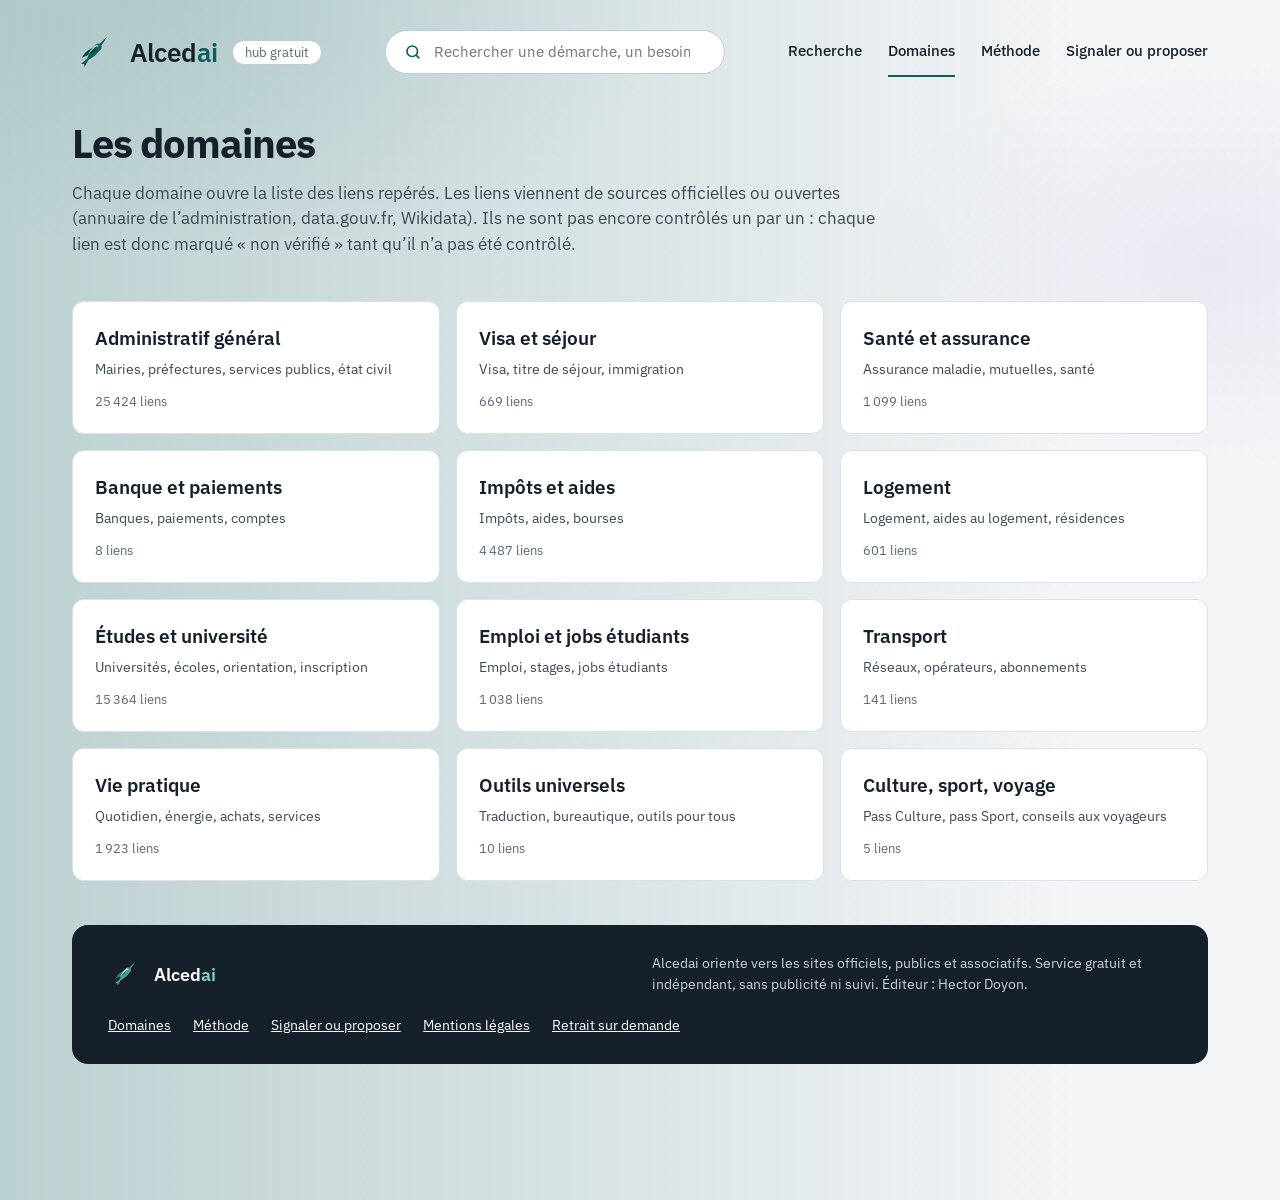
<file: domaines.html>
<!doctype html><html lang="fr"><head><meta charset="utf-8"><meta name="viewport" content="width=device-width,initial-scale=1"><title>Les domaines · Alcedai</title>

<link rel="stylesheet" href="fonts/fonts.css">
<style>
body{margin:0}
a:focus-visible,button:focus-visible,input:focus-visible{outline:3px solid #0B5E5A;outline-offset:3px}
</style>
<meta name="description" content="Parcourez les domaines : administratif, visa et séjour, santé, banque, impôts, logement, études, emploi, transport."><link rel="icon" href="favicon.svg" type="image/svg+xml"><link rel="icon" href="favicon.ico" sizes="48x48"><link rel="apple-touch-icon" href="apple-touch-icon.png"><meta name="theme-color" content="#16202B"></head><body>

<div style="background-color:#F4F5F7;background-image:linear-gradient(90deg,rgba(11,94,90,.24) 0%,rgba(11,94,90,.13) 42%,rgba(11,94,90,0) 85%),radial-gradient(ellipse 55% 30% at 15% 0%,rgba(11,94,90,.10),transparent 70%),radial-gradient(ellipse 40% 25% at 95% 22%,rgba(91,75,196,.07),transparent 70%),radial-gradient(circle,rgba(194,203,213,.16) 1px,transparent 1.5px);background-size:auto,auto,auto,16px 16px;font-family:'IBM Plex Sans',system-ui,sans-serif;color:#16202B;font-size:16px;line-height:1.5;min-height:1200px"><div style="max-width:1200px;margin:0 auto;padding:28px 32px 64px;box-sizing:border-box;display:flex;flex-direction:column;gap:44px"><header style="display:flex;flex-wrap:wrap;gap:16px 32px;align-items:center;justify-content:space-between"><a href="index.html" style="display:flex;align-items:center;gap:14px;text-decoration:none;color:#16202B"><svg width="44" height="44" viewBox="0 0 200 200" aria-hidden="true"><g transform="rotate(-50 100 100)"><path d="M56 96 L20 89 L29 100 L20 111 L56 104 Z" fill="#0B5E5A"></path><path d="M142 92 C120 79 80 84 48 100 C80 116 120 121 142 108 Z" fill="#0B5E5A"></path><path d="M126 95 C106 74 76 68 44 74 C68 88 96 99 122 107 Z" fill="#08423F"></path><circle cx="128" cy="100" r="16" fill="#0B5E5A"></circle><path d="M140 94 L193 101 L140 107 Z" fill="#0B5E5A"></path><path d="M136 88.5 C116 80 88 81 62 90.5 C88 86.5 112 87.5 133 95 Z" fill="#7FD1C9"></path><circle cx="132" cy="96" r="2.6" fill="#FFFFFF"></circle></g></svg><span style="font-weight:600;font-size:26px;letter-spacing:-0.5px">Alced<span style="color:#0B5E5A">ai</span></span><span style="font-size:13px;color:#5B6775;border:1px solid #C2CBD5;border-radius:999px;padding:2px 12px;background:#FFFFFF">hub gratuit</span></a><a href="besoin.html" aria-label="Rechercher sur le site" style="flex:1 1 240px;max-width:340px;display:flex;align-items:center;gap:10px;text-decoration:none;background:#FFFFFF;border:1.5px solid #C2CBD5;border-radius:999px;padding:0 18px;min-height:44px;box-sizing:border-box;color:#5B6775;font-size:15px"><svg width="18" height="18" viewBox="0 0 24 24" fill="none" stroke="#0B5E5A" stroke-width="2.2" stroke-linecap="round" aria-hidden="true"><circle cx="11" cy="11" r="7"></circle><path d="M20 20l-3.5-3.5"></path></svg>Rechercher une démarche, un besoin</a><nav style="display:flex;flex-wrap:wrap;gap:4px 26px"><a href="besoin.html" style="text-decoration:none;padding:12px 0;font-weight:500;font-size:15px;color:#16202B;border-bottom:2px solid transparent">Recherche</a><a href="domaines.html" style="text-decoration:none;padding:12px 0;font-weight:500;font-size:15px;color:#16202B;border-bottom:2px solid #0B5E5A">Domaines</a><a href="methode.html" style="text-decoration:none;padding:12px 0;font-weight:500;font-size:15px;color:#16202B;border-bottom:2px solid transparent">Méthode</a><a href="contribuer.html" style="text-decoration:none;padding:12px 0;font-weight:500;font-size:15px;color:#16202B;border-bottom:2px solid transparent">Signaler ou proposer</a></nav></header><div style="display:flex;flex-direction:column;gap:16px;max-width:820px"><h1 style="margin:0;font-weight:700;font-size:40px;line-height:1.1;letter-spacing:-1px">Les domaines</h1><p style="margin:0;font-size:17px;color:#3D4855">Chaque domaine ouvre la liste des liens repérés. Les liens viennent de sources officielles ou ouvertes (annuaire de l’administration, data.gouv.fr, Wikidata). Ils ne sont pas encore contrôlés un par un : chaque lien est donc marqué « non vérifié » tant qu’il n’a pas été contrôlé.</p></div><div style="display:flex;flex-wrap:wrap;gap:16px"><a href="annuaire.html?cat=1" style="flex:1 1 260px;min-width:0;text-decoration:none;color:#16202B;background:#FFFFFF;border:1px solid #DCE1E7;border-radius:12px;padding:22px;display:flex;flex-direction:column;gap:6px"><span style="font-weight:600;font-size:19px">Administratif général</span><span style="font-size:14px;color:#3D4855">Mairies, préfectures, services publics, état civil</span><span style="font-size:13px;color:#5B6775;margin-top:6px">25 424 liens</span></a><a href="annuaire.html?cat=2" style="flex:1 1 260px;min-width:0;text-decoration:none;color:#16202B;background:#FFFFFF;border:1px solid #DCE1E7;border-radius:12px;padding:22px;display:flex;flex-direction:column;gap:6px"><span style="font-weight:600;font-size:19px">Visa et séjour</span><span style="font-size:14px;color:#3D4855">Visa, titre de séjour, immigration</span><span style="font-size:13px;color:#5B6775;margin-top:6px">669 liens</span></a><a href="annuaire.html?cat=3" style="flex:1 1 260px;min-width:0;text-decoration:none;color:#16202B;background:#FFFFFF;border:1px solid #DCE1E7;border-radius:12px;padding:22px;display:flex;flex-direction:column;gap:6px"><span style="font-weight:600;font-size:19px">Santé et assurance</span><span style="font-size:14px;color:#3D4855">Assurance maladie, mutuelles, santé</span><span style="font-size:13px;color:#5B6775;margin-top:6px">1 099 liens</span></a><a href="annuaire.html?cat=4" style="flex:1 1 260px;min-width:0;text-decoration:none;color:#16202B;background:#FFFFFF;border:1px solid #DCE1E7;border-radius:12px;padding:22px;display:flex;flex-direction:column;gap:6px"><span style="font-weight:600;font-size:19px">Banque et paiements</span><span style="font-size:14px;color:#3D4855">Banques, paiements, comptes</span><span style="font-size:13px;color:#5B6775;margin-top:6px">8 liens</span></a><a href="annuaire.html?cat=5" style="flex:1 1 260px;min-width:0;text-decoration:none;color:#16202B;background:#FFFFFF;border:1px solid #DCE1E7;border-radius:12px;padding:22px;display:flex;flex-direction:column;gap:6px"><span style="font-weight:600;font-size:19px">Impôts et aides</span><span style="font-size:14px;color:#3D4855">Impôts, aides, bourses</span><span style="font-size:13px;color:#5B6775;margin-top:6px">4 487 liens</span></a><a href="annuaire.html?cat=6" style="flex:1 1 260px;min-width:0;text-decoration:none;color:#16202B;background:#FFFFFF;border:1px solid #DCE1E7;border-radius:12px;padding:22px;display:flex;flex-direction:column;gap:6px"><span style="font-weight:600;font-size:19px">Logement</span><span style="font-size:14px;color:#3D4855">Logement, aides au logement, résidences</span><span style="font-size:13px;color:#5B6775;margin-top:6px">601 liens</span></a><a href="annuaire.html?cat=7" style="flex:1 1 260px;min-width:0;text-decoration:none;color:#16202B;background:#FFFFFF;border:1px solid #DCE1E7;border-radius:12px;padding:22px;display:flex;flex-direction:column;gap:6px"><span style="font-weight:600;font-size:19px">Études et université</span><span style="font-size:14px;color:#3D4855">Universités, écoles, orientation, inscription</span><span style="font-size:13px;color:#5B6775;margin-top:6px">15 364 liens</span></a><a href="annuaire.html?cat=8" style="flex:1 1 260px;min-width:0;text-decoration:none;color:#16202B;background:#FFFFFF;border:1px solid #DCE1E7;border-radius:12px;padding:22px;display:flex;flex-direction:column;gap:6px"><span style="font-weight:600;font-size:19px">Emploi et jobs étudiants</span><span style="font-size:14px;color:#3D4855">Emploi, stages, jobs étudiants</span><span style="font-size:13px;color:#5B6775;margin-top:6px">1 038 liens</span></a><a href="annuaire.html?cat=9" style="flex:1 1 260px;min-width:0;text-decoration:none;color:#16202B;background:#FFFFFF;border:1px solid #DCE1E7;border-radius:12px;padding:22px;display:flex;flex-direction:column;gap:6px"><span style="font-weight:600;font-size:19px">Transport</span><span style="font-size:14px;color:#3D4855">Réseaux, opérateurs, abonnements</span><span style="font-size:13px;color:#5B6775;margin-top:6px">141 liens</span></a><a href="annuaire.html?cat=10" style="flex:1 1 260px;min-width:0;text-decoration:none;color:#16202B;background:#FFFFFF;border:1px solid #DCE1E7;border-radius:12px;padding:22px;display:flex;flex-direction:column;gap:6px"><span style="font-weight:600;font-size:19px">Vie pratique</span><span style="font-size:14px;color:#3D4855">Quotidien, énergie, achats, services</span><span style="font-size:13px;color:#5B6775;margin-top:6px">1 923 liens</span></a><a href="annuaire.html?cat=11" style="flex:1 1 260px;min-width:0;text-decoration:none;color:#16202B;background:#FFFFFF;border:1px solid #DCE1E7;border-radius:12px;padding:22px;display:flex;flex-direction:column;gap:6px"><span style="font-weight:600;font-size:19px">Outils universels</span><span style="font-size:14px;color:#3D4855">Traduction, bureautique, outils pour tous</span><span style="font-size:13px;color:#5B6775;margin-top:6px">10 liens</span></a><a href="annuaire.html?cat=12" style="flex:1 1 260px;min-width:0;text-decoration:none;color:#16202B;background:#FFFFFF;border:1px solid #DCE1E7;border-radius:12px;padding:22px;display:flex;flex-direction:column;gap:6px"><span style="font-weight:600;font-size:19px">Culture, sport, voyage</span><span style="font-size:14px;color:#3D4855">Pass Culture, pass Sport, conseils aux voyageurs</span><span style="font-size:13px;color:#5B6775;margin-top:6px">5 liens</span></a></div><footer style="display:flex;flex-wrap:wrap;gap:20px 40px;align-items:center;justify-content:space-between;background:#16202B;color:#FFFFFF;border-radius:16px;padding:28px 36px"><div style="display:flex;align-items:center;gap:12px"><svg width="34" height="34" viewBox="0 0 200 200" aria-hidden="true"><g transform="rotate(-50 100 100)"><path d="M56 96 L20 89 L29 100 L20 111 L56 104 Z" fill="#4F9D96"></path><path d="M142 92 C120 79 80 84 48 100 C80 116 120 121 142 108 Z" fill="#4F9D96"></path><path d="M126 95 C106 74 76 68 44 74 C68 88 96 99 122 107 Z" fill="#2E7A74"></path><circle cx="128" cy="100" r="16" fill="#4F9D96"></circle><path d="M140 94 L193 101 L140 107 Z" fill="#4F9D96"></path><path d="M136 88.5 C116 80 88 81 62 90.5 C88 86.5 112 87.5 133 95 Z" fill="#BFE9E4"></path><circle cx="132" cy="96" r="2.6" fill="#FFFFFF"></circle></g></svg><span style="font-weight:600;font-size:18px">Alced<span style="color:#7FD1C9">ai</span></span></div><p style="margin:0;max-width:520px;font-size:14px;color:#C9D3DD">Alcedai oriente vers les sites officiels, publics et associatifs. Service gratuit et indépendant, sans publicité ni suivi. Éditeur : Hector Doyon.</p><div style="display:flex;flex-wrap:wrap;gap:8px 22px;font-size:14px"><a href="domaines.html" style="color:#FFFFFF">Domaines</a><a href="methode.html" style="color:#FFFFFF">Méthode</a><a href="contribuer.html" style="color:#FFFFFF">Signaler ou proposer</a><a href="mentions-legales.html" style="color:#FFFFFF">Mentions légales</a><a href="retrait.html" style="color:#FFFFFF">Retrait sur demande</a></div></footer></div></div>
<script src="app.js"></script></body></html>
</file>
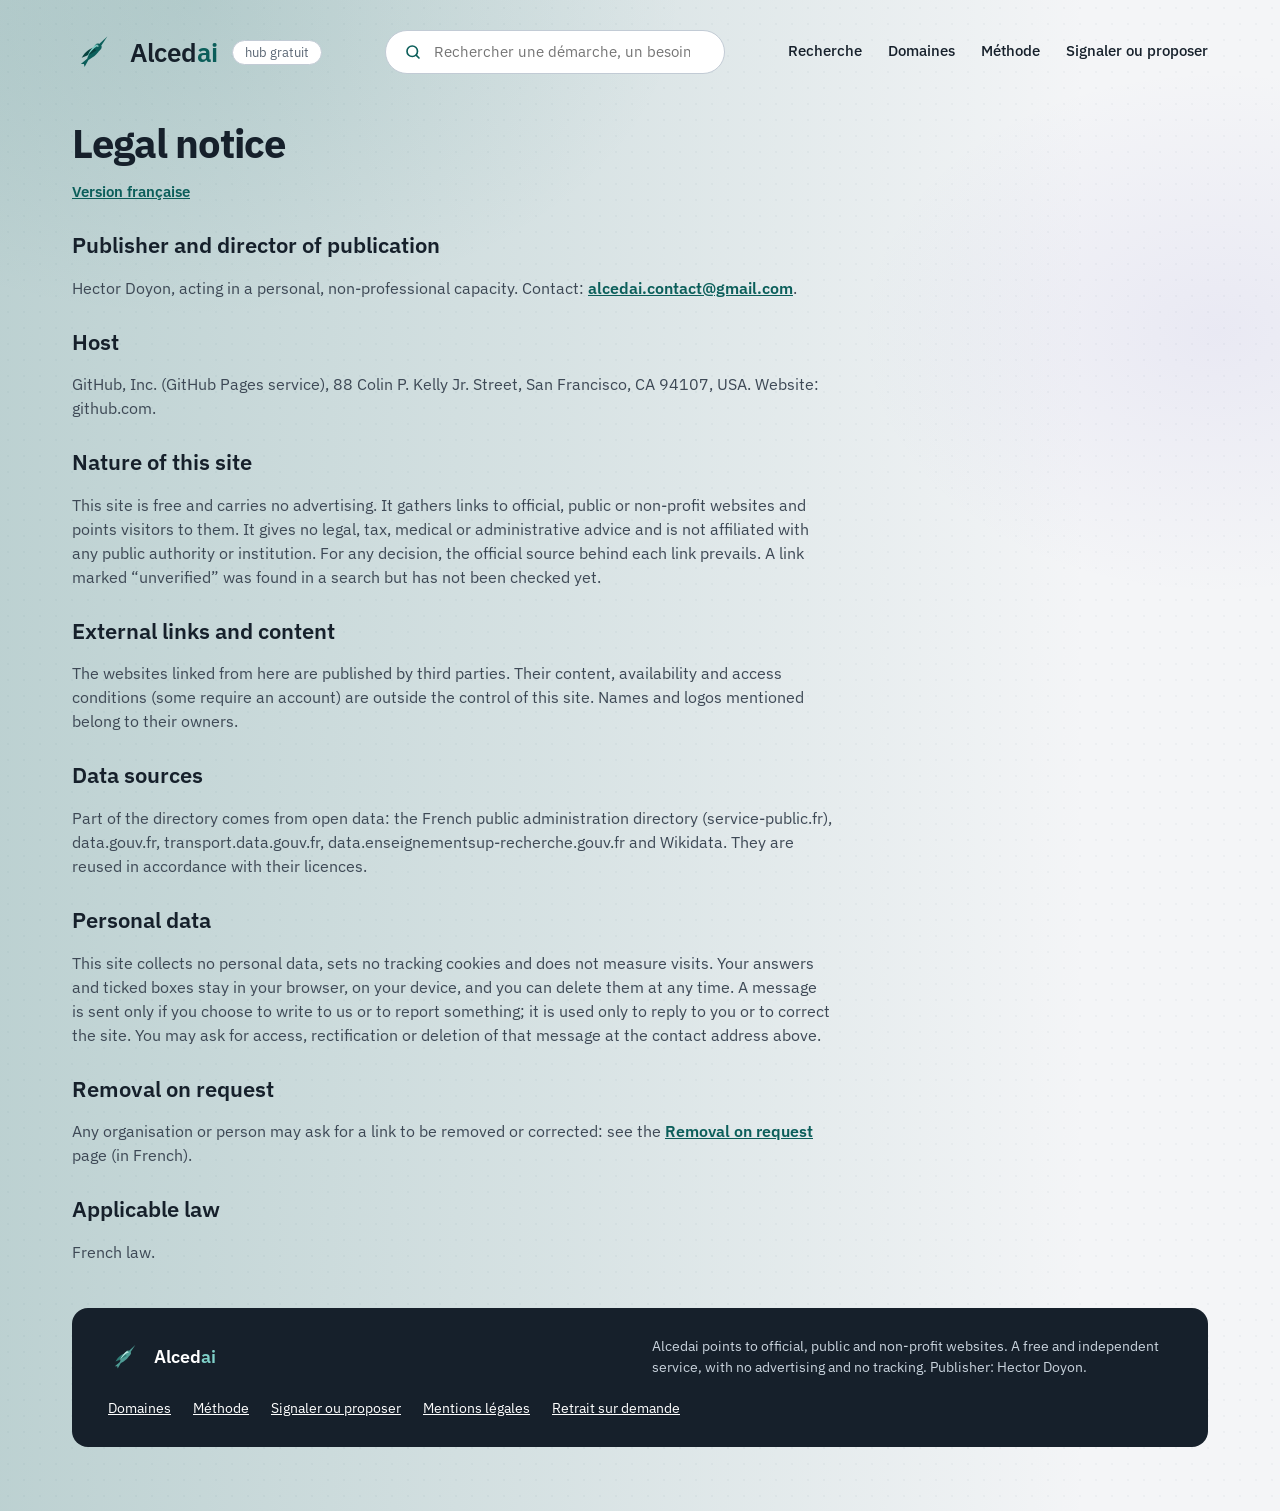
<file: legal-notice.html>
<!doctype html><html lang="en"><head><meta charset="utf-8"><meta name="viewport" content="width=device-width,initial-scale=1"><title>Legal notice · Alcedai</title>

<link rel="stylesheet" href="fonts/fonts.css">
<style>
body{margin:0}
a:focus-visible,button:focus-visible,input:focus-visible{outline:3px solid #0B5E5A;outline-offset:3px}
</style>
<meta name="description" content="Legal notice for Alcedai: publisher, host and personal data."><link rel="icon" href="favicon.svg" type="image/svg+xml"><link rel="icon" href="favicon.ico" sizes="48x48"><link rel="apple-touch-icon" href="apple-touch-icon.png"><meta name="theme-color" content="#16202B"></head><body>

<div style="background-color:#F4F5F7;background-image:linear-gradient(90deg,rgba(11,94,90,.24) 0%,rgba(11,94,90,.13) 42%,rgba(11,94,90,0) 85%),radial-gradient(ellipse 55% 30% at 15% 0%,rgba(11,94,90,.10),transparent 70%),radial-gradient(ellipse 40% 25% at 95% 22%,rgba(91,75,196,.07),transparent 70%),radial-gradient(circle,rgba(194,203,213,.16) 1px,transparent 1.5px);background-size:auto,auto,auto,16px 16px;font-family:'IBM Plex Sans',system-ui,sans-serif;color:#16202B;font-size:16px;line-height:1.5;min-height:1100px"><div style="max-width:1200px;margin:0 auto;padding:28px 32px 64px;box-sizing:border-box;display:flex;flex-direction:column;gap:44px"><header style="display:flex;flex-wrap:wrap;gap:16px 32px;align-items:center;justify-content:space-between"><a href="index.html" style="display:flex;align-items:center;gap:14px;text-decoration:none;color:#16202B"><svg width="44" height="44" viewBox="0 0 200 200" aria-hidden="true"><g transform="rotate(-50 100 100)"><path d="M56 96 L20 89 L29 100 L20 111 L56 104 Z" fill="#0B5E5A"></path><path d="M142 92 C120 79 80 84 48 100 C80 116 120 121 142 108 Z" fill="#0B5E5A"></path><path d="M126 95 C106 74 76 68 44 74 C68 88 96 99 122 107 Z" fill="#08423F"></path><circle cx="128" cy="100" r="16" fill="#0B5E5A"></circle><path d="M140 94 L193 101 L140 107 Z" fill="#0B5E5A"></path><path d="M136 88.5 C116 80 88 81 62 90.5 C88 86.5 112 87.5 133 95 Z" fill="#7FD1C9"></path><circle cx="132" cy="96" r="2.6" fill="#FFFFFF"></circle></g></svg><span style="font-weight:600;font-size:26px;letter-spacing:-0.5px">Alced<span style="color:#0B5E5A">ai</span></span><span style="font-size:13px;color:#5B6775;border:1px solid #C2CBD5;border-radius:999px;padding:2px 12px;background:#FFFFFF">hub gratuit</span></a><a href="besoin.html" aria-label="Rechercher sur le site" style="flex:1 1 240px;max-width:340px;display:flex;align-items:center;gap:10px;text-decoration:none;background:#FFFFFF;border:1.5px solid #C2CBD5;border-radius:999px;padding:0 18px;min-height:44px;box-sizing:border-box;color:#5B6775;font-size:15px"><svg width="18" height="18" viewBox="0 0 24 24" fill="none" stroke="#0B5E5A" stroke-width="2.2" stroke-linecap="round" aria-hidden="true"><circle cx="11" cy="11" r="7"></circle><path d="M20 20l-3.5-3.5"></path></svg>Rechercher une démarche, un besoin</a><nav style="display:flex;flex-wrap:wrap;gap:4px 26px"><a href="besoin.html" style="text-decoration:none;padding:12px 0;font-weight:500;font-size:15px;color:#16202B;border-bottom:2px solid transparent">Recherche</a><a href="domaines.html" style="text-decoration:none;padding:12px 0;font-weight:500;font-size:15px;color:#16202B;border-bottom:2px solid transparent">Domaines</a><a href="methode.html" style="text-decoration:none;padding:12px 0;font-weight:500;font-size:15px;color:#16202B;border-bottom:2px solid transparent">Méthode</a><a href="contribuer.html" style="text-decoration:none;padding:12px 0;font-weight:500;font-size:15px;color:#16202B;border-bottom:2px solid transparent">Signaler ou proposer</a></nav></header><div style="max-width:760px;display:flex;flex-direction:column;gap:16px"><h1 style="margin:0;font-weight:700;font-size:40px;line-height:1.1;letter-spacing:-1px">Legal notice</h1><p style="margin:0;font-size:15px"><a href="mentions-legales.html" lang="fr" style="color:#0B5E5A;font-weight:600">Version française</a></p><h2 style="margin:12px 0 0;font-weight:600;font-size:22px;line-height:1.3">Publisher and director of publication</h2><p style="margin:0;font-size:16px;color:#3D4855">Hector Doyon, acting in a personal, non-professional capacity. Contact: <a href="mailto:alcedai.contact@gmail.com" style="color:#0B5E5A;font-weight:600">alcedai.contact@gmail.com</a>.</p><h2 style="margin:12px 0 0;font-weight:600;font-size:22px;line-height:1.3">Host</h2><p style="margin:0;font-size:16px;color:#3D4855">GitHub, Inc. (GitHub Pages service), 88 Colin P. Kelly Jr. Street, San Francisco, CA 94107, USA. Website: github.com.</p><h2 style="margin:12px 0 0;font-weight:600;font-size:22px;line-height:1.3">Nature of this site</h2><p style="margin:0;font-size:16px;color:#3D4855">This site is free and carries no advertising. It gathers links to official, public or non-profit websites and points visitors to them. It gives no legal, tax, medical or administrative advice and is not affiliated with any public authority or institution. For any decision, the official source behind each link prevails. A link marked “unverified” was found in a search but has not been checked yet.</p><h2 style="margin:12px 0 0;font-weight:600;font-size:22px;line-height:1.3">External links and content</h2><p style="margin:0;font-size:16px;color:#3D4855">The websites linked from here are published by third parties. Their content, availability and access conditions (some require an account) are outside the control of this site. Names and logos mentioned belong to their owners.</p><h2 style="margin:12px 0 0;font-weight:600;font-size:22px;line-height:1.3">Data sources</h2><p style="margin:0;font-size:16px;color:#3D4855">Part of the directory comes from open data: the French public administration directory (service-public.fr), data.gouv.fr, transport.data.gouv.fr, data.enseignementsup-recherche.gouv.fr and Wikidata. They are reused in accordance with their licences.</p><h2 style="margin:12px 0 0;font-weight:600;font-size:22px;line-height:1.3">Personal data</h2><p style="margin:0;font-size:16px;color:#3D4855">This site collects no personal data, sets no tracking cookies and does not measure visits. Your answers and ticked boxes stay in your browser, on your device, and you can delete them at any time. A message is sent only if you choose to write to us or to report something; it is used only to reply to you or to correct the site. You may ask for access, rectification or deletion of that message at the contact address above.</p><h2 style="margin:12px 0 0;font-weight:600;font-size:22px;line-height:1.3">Removal on request</h2><p style="margin:0;font-size:16px;color:#3D4855">Any organisation or person may ask for a link to be removed or corrected: see the <a href="retrait.html" style="color:#0B5E5A;font-weight:600">Removal on request</a> page (in French).</p><h2 style="margin:12px 0 0;font-weight:600;font-size:22px;line-height:1.3">Applicable law</h2><p style="margin:0;font-size:16px;color:#3D4855">French law.</p></div><footer style="display:flex;flex-wrap:wrap;gap:20px 40px;align-items:center;justify-content:space-between;background:#16202B;color:#FFFFFF;border-radius:16px;padding:28px 36px"><div style="display:flex;align-items:center;gap:12px"><svg width="34" height="34" viewBox="0 0 200 200" aria-hidden="true"><g transform="rotate(-50 100 100)"><path d="M56 96 L20 89 L29 100 L20 111 L56 104 Z" fill="#4F9D96"></path><path d="M142 92 C120 79 80 84 48 100 C80 116 120 121 142 108 Z" fill="#4F9D96"></path><path d="M126 95 C106 74 76 68 44 74 C68 88 96 99 122 107 Z" fill="#2E7A74"></path><circle cx="128" cy="100" r="16" fill="#4F9D96"></circle><path d="M140 94 L193 101 L140 107 Z" fill="#4F9D96"></path><path d="M136 88.5 C116 80 88 81 62 90.5 C88 86.5 112 87.5 133 95 Z" fill="#BFE9E4"></path><circle cx="132" cy="96" r="2.6" fill="#FFFFFF"></circle></g></svg><span style="font-weight:600;font-size:18px">Alced<span style="color:#7FD1C9">ai</span></span></div><p style="margin:0;max-width:520px;font-size:14px;color:#C9D3DD">Alcedai points to official, public and non-profit websites. A free and independent service, with no advertising and no tracking. Publisher: Hector Doyon.</p><div style="display:flex;flex-wrap:wrap;gap:8px 22px;font-size:14px"><a href="domaines.html" style="color:#FFFFFF">Domaines</a><a href="methode.html" style="color:#FFFFFF">Méthode</a><a href="contribuer.html" style="color:#FFFFFF">Signaler ou proposer</a><a href="mentions-legales.html" style="color:#FFFFFF">Mentions légales</a><a href="retrait.html" style="color:#FFFFFF">Retrait sur demande</a></div></footer></div></div>
<script src="app.js"></script></body></html>
</file>
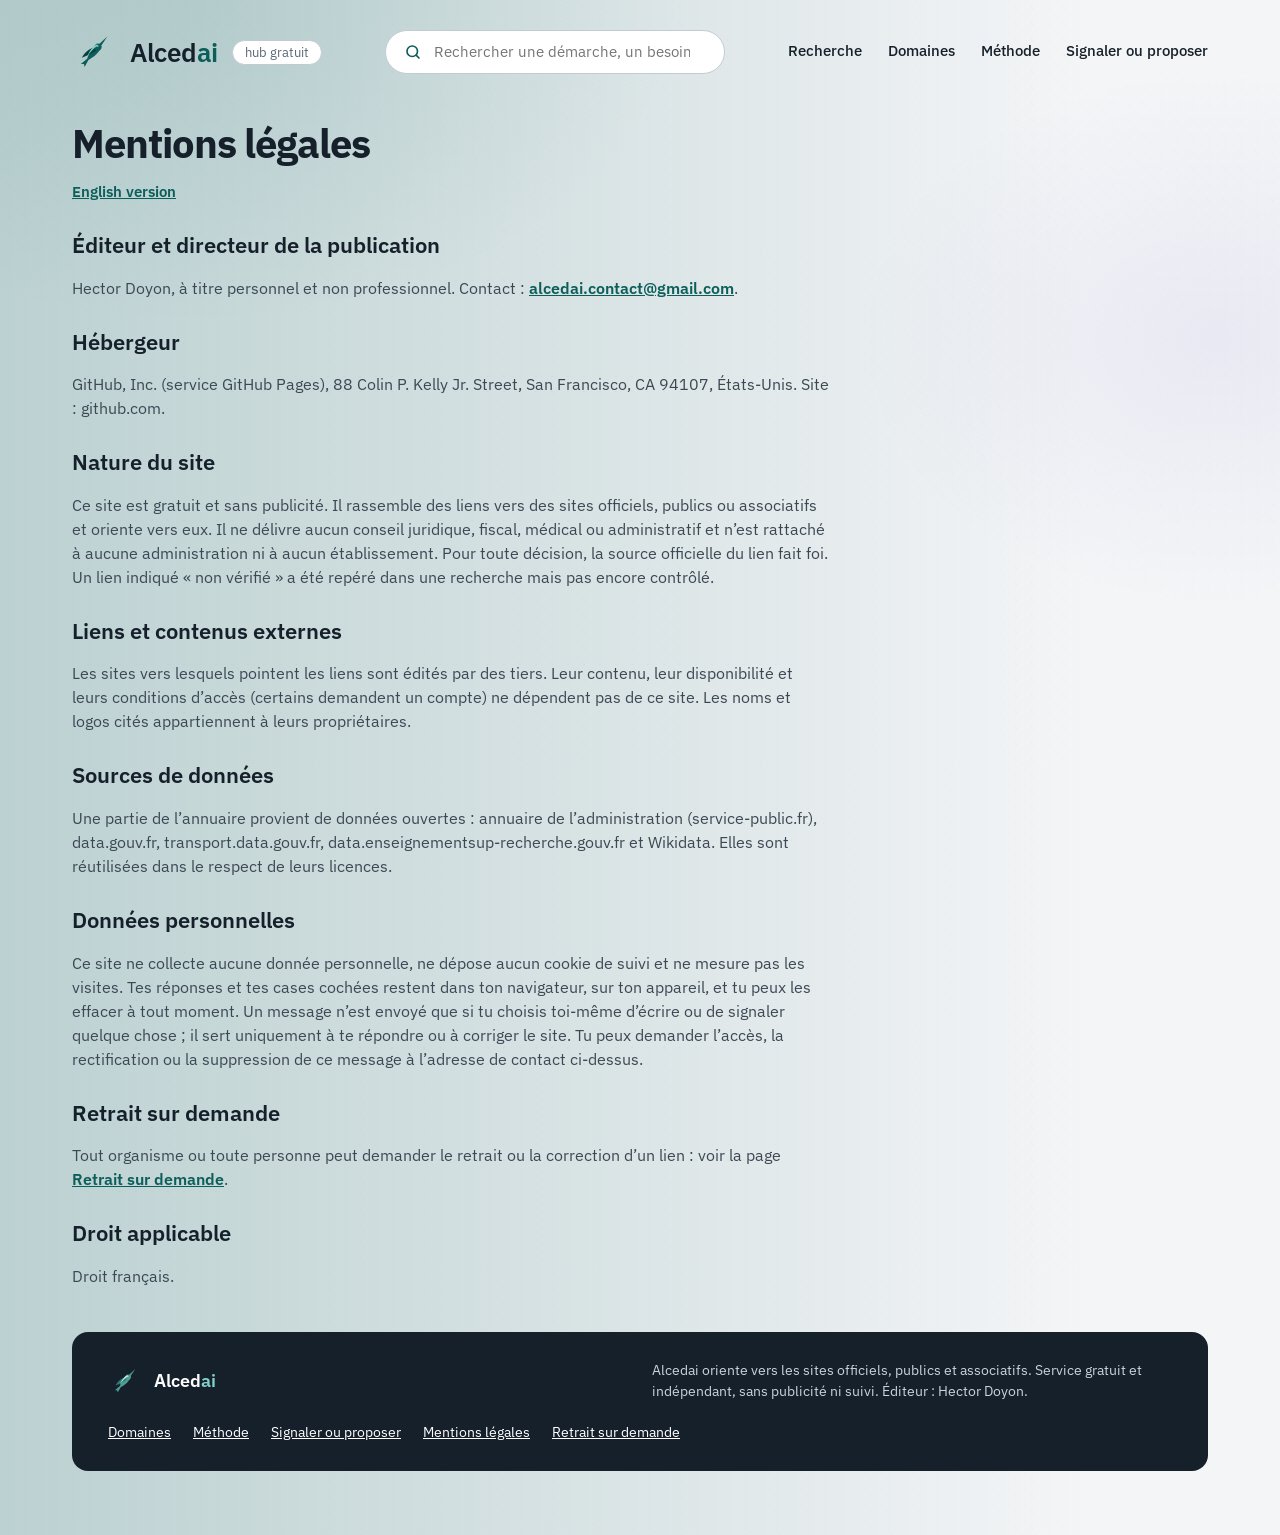
<file: mentions-legales.html>
<!doctype html><html lang="fr"><head><meta charset="utf-8"><meta name="viewport" content="width=device-width,initial-scale=1"><title>Mentions légales · Alcedai</title>

<link rel="stylesheet" href="fonts/fonts.css">
<style>
body{margin:0}
a:focus-visible,button:focus-visible,input:focus-visible{outline:3px solid #0B5E5A;outline-offset:3px}
</style>
<meta name="description" content="Mentions légales d'Alcedai : éditeur, hébergeur, données personnelles."><link rel="icon" href="favicon.svg" type="image/svg+xml"><link rel="icon" href="favicon.ico" sizes="48x48"><link rel="apple-touch-icon" href="apple-touch-icon.png"><meta name="theme-color" content="#16202B"></head><body>

<div style="background-color:#F4F5F7;background-image:linear-gradient(90deg,rgba(11,94,90,.24) 0%,rgba(11,94,90,.13) 42%,rgba(11,94,90,0) 85%),radial-gradient(ellipse 55% 30% at 15% 0%,rgba(11,94,90,.10),transparent 70%),radial-gradient(ellipse 40% 25% at 95% 22%,rgba(91,75,196,.07),transparent 70%),radial-gradient(circle,rgba(194,203,213,.16) 1px,transparent 1.5px);background-size:auto,auto,auto,16px 16px;font-family:'IBM Plex Sans',system-ui,sans-serif;color:#16202B;font-size:16px;line-height:1.5;min-height:1100px"><div style="max-width:1200px;margin:0 auto;padding:28px 32px 64px;box-sizing:border-box;display:flex;flex-direction:column;gap:44px"><header style="display:flex;flex-wrap:wrap;gap:16px 32px;align-items:center;justify-content:space-between"><a href="index.html" style="display:flex;align-items:center;gap:14px;text-decoration:none;color:#16202B"><svg width="44" height="44" viewBox="0 0 200 200" aria-hidden="true"><g transform="rotate(-50 100 100)"><path d="M56 96 L20 89 L29 100 L20 111 L56 104 Z" fill="#0B5E5A"></path><path d="M142 92 C120 79 80 84 48 100 C80 116 120 121 142 108 Z" fill="#0B5E5A"></path><path d="M126 95 C106 74 76 68 44 74 C68 88 96 99 122 107 Z" fill="#08423F"></path><circle cx="128" cy="100" r="16" fill="#0B5E5A"></circle><path d="M140 94 L193 101 L140 107 Z" fill="#0B5E5A"></path><path d="M136 88.5 C116 80 88 81 62 90.5 C88 86.5 112 87.5 133 95 Z" fill="#7FD1C9"></path><circle cx="132" cy="96" r="2.6" fill="#FFFFFF"></circle></g></svg><span style="font-weight:600;font-size:26px;letter-spacing:-0.5px">Alced<span style="color:#0B5E5A">ai</span></span><span style="font-size:13px;color:#5B6775;border:1px solid #C2CBD5;border-radius:999px;padding:2px 12px;background:#FFFFFF">hub gratuit</span></a><a href="besoin.html" aria-label="Rechercher sur le site" style="flex:1 1 240px;max-width:340px;display:flex;align-items:center;gap:10px;text-decoration:none;background:#FFFFFF;border:1.5px solid #C2CBD5;border-radius:999px;padding:0 18px;min-height:44px;box-sizing:border-box;color:#5B6775;font-size:15px"><svg width="18" height="18" viewBox="0 0 24 24" fill="none" stroke="#0B5E5A" stroke-width="2.2" stroke-linecap="round" aria-hidden="true"><circle cx="11" cy="11" r="7"></circle><path d="M20 20l-3.5-3.5"></path></svg>Rechercher une démarche, un besoin</a><nav style="display:flex;flex-wrap:wrap;gap:4px 26px"><a href="besoin.html" style="text-decoration:none;padding:12px 0;font-weight:500;font-size:15px;color:#16202B;border-bottom:2px solid transparent">Recherche</a><a href="domaines.html" style="text-decoration:none;padding:12px 0;font-weight:500;font-size:15px;color:#16202B;border-bottom:2px solid transparent">Domaines</a><a href="methode.html" style="text-decoration:none;padding:12px 0;font-weight:500;font-size:15px;color:#16202B;border-bottom:2px solid transparent">Méthode</a><a href="contribuer.html" style="text-decoration:none;padding:12px 0;font-weight:500;font-size:15px;color:#16202B;border-bottom:2px solid transparent">Signaler ou proposer</a></nav></header><div style="max-width:760px;display:flex;flex-direction:column;gap:16px"><h1 style="margin:0;font-weight:700;font-size:40px;line-height:1.1;letter-spacing:-1px">Mentions légales</h1><p style="margin:0;font-size:15px"><a href="legal-notice.html" lang="en" style="color:#0B5E5A;font-weight:600">English version</a></p><h2 style="margin:12px 0 0;font-weight:600;font-size:22px;line-height:1.3">Éditeur et directeur de la publication</h2><p style="margin:0;font-size:16px;color:#3D4855">Hector Doyon, à titre personnel et non professionnel. Contact : <a href="mailto:alcedai.contact@gmail.com" style="color:#0B5E5A;font-weight:600">alcedai.contact@gmail.com</a>.</p><h2 style="margin:12px 0 0;font-weight:600;font-size:22px;line-height:1.3">Hébergeur</h2><p style="margin:0;font-size:16px;color:#3D4855">GitHub, Inc. (service GitHub Pages), 88 Colin P. Kelly Jr. Street, San Francisco, CA 94107, États-Unis. Site : github.com.</p><h2 style="margin:12px 0 0;font-weight:600;font-size:22px;line-height:1.3">Nature du site</h2><p style="margin:0;font-size:16px;color:#3D4855">Ce site est gratuit et sans publicité. Il rassemble des liens vers des sites officiels, publics ou associatifs et oriente vers eux. Il ne délivre aucun conseil juridique, fiscal, médical ou administratif et n’est rattaché à aucune administration ni à aucun établissement. Pour toute décision, la source officielle du lien fait foi. Un lien indiqué « non vérifié » a été repéré dans une recherche mais pas encore contrôlé.</p><h2 style="margin:12px 0 0;font-weight:600;font-size:22px;line-height:1.3">Liens et contenus externes</h2><p style="margin:0;font-size:16px;color:#3D4855">Les sites vers lesquels pointent les liens sont édités par des tiers. Leur contenu, leur disponibilité et leurs conditions d’accès (certains demandent un compte) ne dépendent pas de ce site. Les noms et logos cités appartiennent à leurs propriétaires.</p><h2 style="margin:12px 0 0;font-weight:600;font-size:22px;line-height:1.3">Sources de données</h2><p style="margin:0;font-size:16px;color:#3D4855">Une partie de l’annuaire provient de données ouvertes : annuaire de l’administration (service-public.fr), data.gouv.fr, transport.data.gouv.fr, data.enseignementsup-recherche.gouv.fr et Wikidata. Elles sont réutilisées dans le respect de leurs licences.</p><h2 style="margin:12px 0 0;font-weight:600;font-size:22px;line-height:1.3">Données personnelles</h2><p style="margin:0;font-size:16px;color:#3D4855">Ce site ne collecte aucune donnée personnelle, ne dépose aucun cookie de suivi et ne mesure pas les visites. Tes réponses et tes cases cochées restent dans ton navigateur, sur ton appareil, et tu peux les effacer à tout moment. Un message n’est envoyé que si tu choisis toi-même d’écrire ou de signaler quelque chose ; il sert uniquement à te répondre ou à corriger le site. Tu peux demander l’accès, la rectification ou la suppression de ce message à l’adresse de contact ci-dessus.</p><h2 style="margin:12px 0 0;font-weight:600;font-size:22px;line-height:1.3">Retrait sur demande</h2><p style="margin:0;font-size:16px;color:#3D4855">Tout organisme ou toute personne peut demander le retrait ou la correction d’un lien : voir la page <a href="retrait.html" style="color:#0B5E5A;font-weight:600">Retrait sur demande</a>.</p><h2 style="margin:12px 0 0;font-weight:600;font-size:22px;line-height:1.3">Droit applicable</h2><p style="margin:0;font-size:16px;color:#3D4855">Droit français.</p></div><footer style="display:flex;flex-wrap:wrap;gap:20px 40px;align-items:center;justify-content:space-between;background:#16202B;color:#FFFFFF;border-radius:16px;padding:28px 36px"><div style="display:flex;align-items:center;gap:12px"><svg width="34" height="34" viewBox="0 0 200 200" aria-hidden="true"><g transform="rotate(-50 100 100)"><path d="M56 96 L20 89 L29 100 L20 111 L56 104 Z" fill="#4F9D96"></path><path d="M142 92 C120 79 80 84 48 100 C80 116 120 121 142 108 Z" fill="#4F9D96"></path><path d="M126 95 C106 74 76 68 44 74 C68 88 96 99 122 107 Z" fill="#2E7A74"></path><circle cx="128" cy="100" r="16" fill="#4F9D96"></circle><path d="M140 94 L193 101 L140 107 Z" fill="#4F9D96"></path><path d="M136 88.5 C116 80 88 81 62 90.5 C88 86.5 112 87.5 133 95 Z" fill="#BFE9E4"></path><circle cx="132" cy="96" r="2.6" fill="#FFFFFF"></circle></g></svg><span style="font-weight:600;font-size:18px">Alced<span style="color:#7FD1C9">ai</span></span></div><p style="margin:0;max-width:520px;font-size:14px;color:#C9D3DD">Alcedai oriente vers les sites officiels, publics et associatifs. Service gratuit et indépendant, sans publicité ni suivi. Éditeur : Hector Doyon.</p><div style="display:flex;flex-wrap:wrap;gap:8px 22px;font-size:14px"><a href="domaines.html" style="color:#FFFFFF">Domaines</a><a href="methode.html" style="color:#FFFFFF">Méthode</a><a href="contribuer.html" style="color:#FFFFFF">Signaler ou proposer</a><a href="mentions-legales.html" style="color:#FFFFFF">Mentions légales</a><a href="retrait.html" style="color:#FFFFFF">Retrait sur demande</a></div></footer></div></div>
<script src="app.js"></script></body></html>
</file>
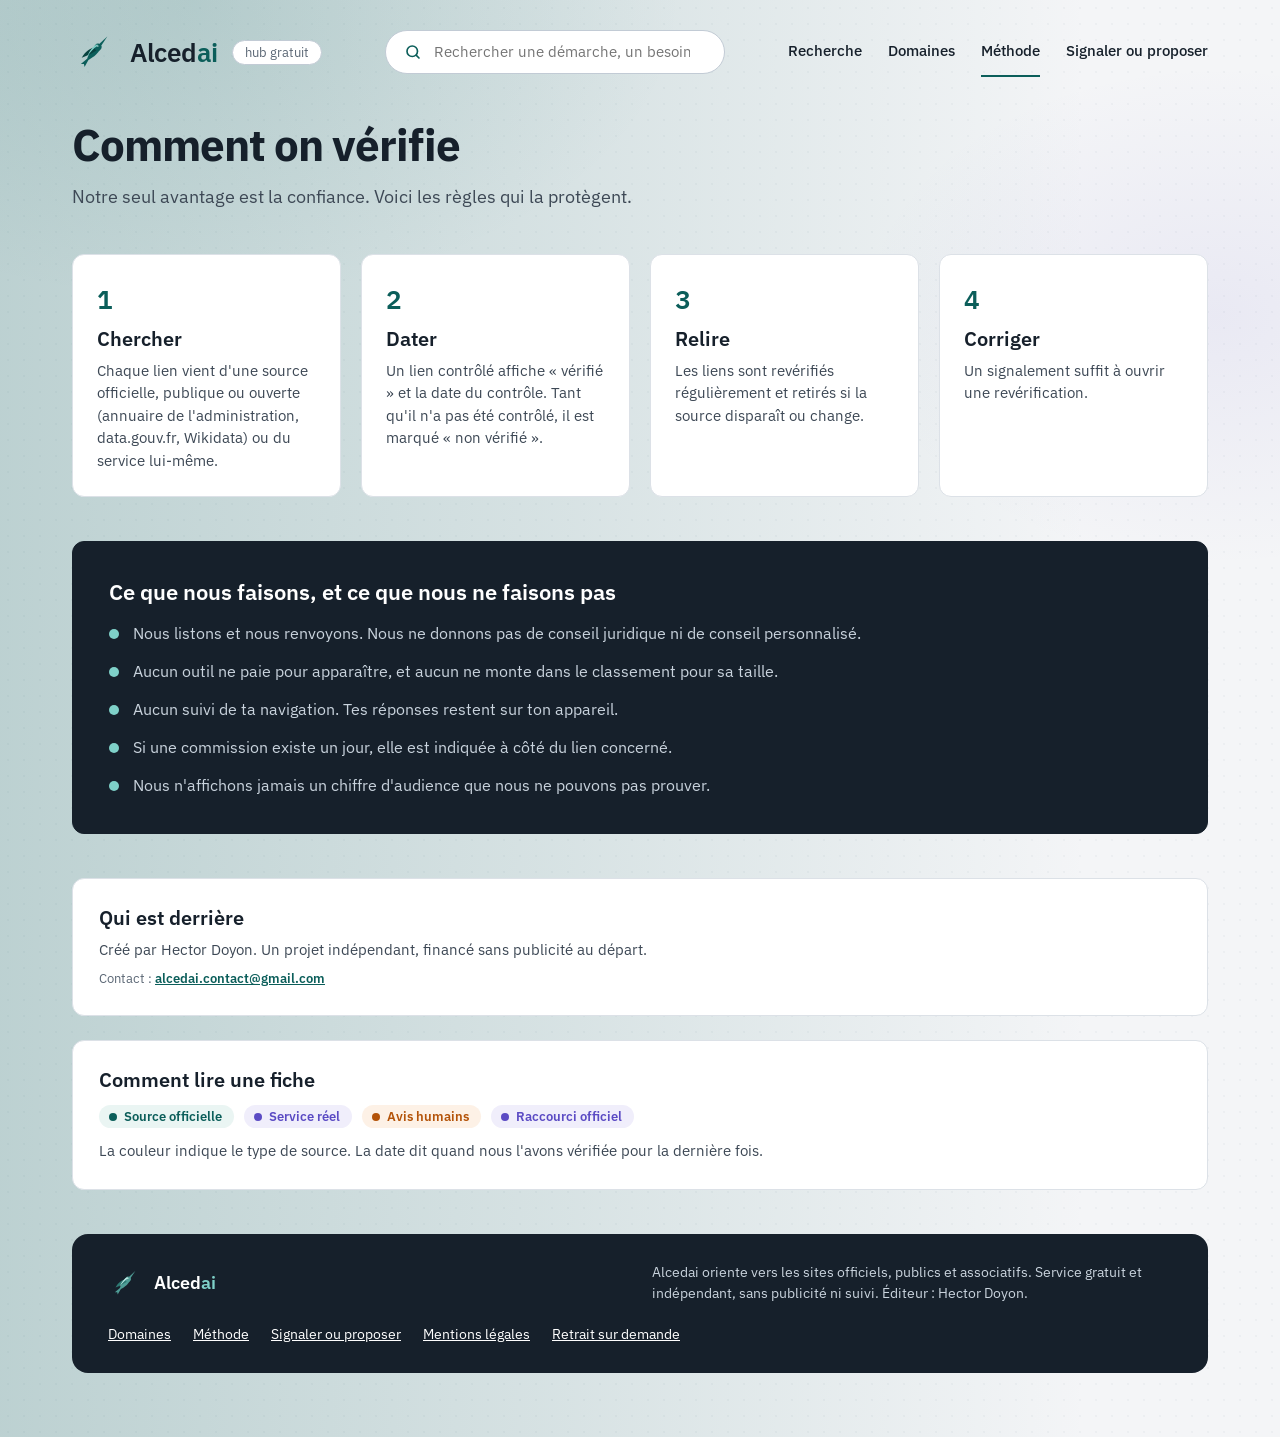
<file: methode.html>
<!doctype html><html lang="fr"><head><meta charset="utf-8"><meta name="viewport" content="width=device-width,initial-scale=1"><title>Méthode et règles · Alcedai</title>

<link rel="stylesheet" href="fonts/fonts.css">
<style>
body{margin:0}
a:focus-visible,button:focus-visible,input:focus-visible{outline:3px solid #0B5E5A;outline-offset:3px}
</style>
<meta name="description" content="Comment Alcedai choisit et classe les liens : règles, sources et limites."><link rel="icon" href="favicon.svg" type="image/svg+xml"><link rel="icon" href="favicon.ico" sizes="48x48"><link rel="apple-touch-icon" href="apple-touch-icon.png"><meta name="theme-color" content="#16202B"></head><body>

<div style="background-color:#F4F5F7;background-image:linear-gradient(90deg,rgba(11,94,90,.24) 0%,rgba(11,94,90,.13) 42%,rgba(11,94,90,0) 85%),radial-gradient(ellipse 55% 30% at 15% 0%,rgba(11,94,90,.10),transparent 70%),radial-gradient(ellipse 40% 25% at 95% 22%,rgba(91,75,196,.07),transparent 70%),radial-gradient(circle,rgba(194,203,213,.16) 1px,transparent 1.5px);background-size:auto,auto,auto,16px 16px;font-family:'IBM Plex Sans',system-ui,sans-serif;color:#16202B;font-size:16px;line-height:1.5;min-height:1200px"><div style="max-width:1200px;margin:0 auto;padding:28px 32px 64px;box-sizing:border-box;display:flex;flex-direction:column;gap:44px"><header style="display:flex;flex-wrap:wrap;gap:16px 32px;align-items:center;justify-content:space-between"><a href="index.html" style="display:flex;align-items:center;gap:14px;text-decoration:none;color:#16202B"><svg width="44" height="44" viewBox="0 0 200 200" aria-hidden="true"><g transform="rotate(-50 100 100)"><path d="M56 96 L20 89 L29 100 L20 111 L56 104 Z" fill="#0B5E5A"></path><path d="M142 92 C120 79 80 84 48 100 C80 116 120 121 142 108 Z" fill="#0B5E5A"></path><path d="M126 95 C106 74 76 68 44 74 C68 88 96 99 122 107 Z" fill="#08423F"></path><circle cx="128" cy="100" r="16" fill="#0B5E5A"></circle><path d="M140 94 L193 101 L140 107 Z" fill="#0B5E5A"></path><path d="M136 88.5 C116 80 88 81 62 90.5 C88 86.5 112 87.5 133 95 Z" fill="#7FD1C9"></path><circle cx="132" cy="96" r="2.6" fill="#FFFFFF"></circle></g></svg><span style="font-weight:600;font-size:26px;letter-spacing:-0.5px">Alced<span style="color:#0B5E5A">ai</span></span><span style="font-size:13px;color:#5B6775;border:1px solid #C2CBD5;border-radius:999px;padding:2px 12px;background:#FFFFFF">hub gratuit</span></a><a href="besoin.html" aria-label="Rechercher sur le site" style="flex:1 1 240px;max-width:340px;display:flex;align-items:center;gap:10px;text-decoration:none;background:#FFFFFF;border:1.5px solid #C2CBD5;border-radius:999px;padding:0 18px;min-height:44px;box-sizing:border-box;color:#5B6775;font-size:15px"><svg width="18" height="18" viewBox="0 0 24 24" fill="none" stroke="#0B5E5A" stroke-width="2.2" stroke-linecap="round" aria-hidden="true"><circle cx="11" cy="11" r="7"></circle><path d="M20 20l-3.5-3.5"></path></svg>Rechercher une démarche, un besoin</a><nav style="display:flex;flex-wrap:wrap;gap:4px 26px"><a href="besoin.html" style="text-decoration:none;padding:12px 0;font-weight:500;font-size:15px;color:#16202B;border-bottom:2px solid transparent">Recherche</a><a href="domaines.html" style="text-decoration:none;padding:12px 0;font-weight:500;font-size:15px;color:#16202B;border-bottom:2px solid transparent">Domaines</a><a href="methode.html" style="text-decoration:none;padding:12px 0;font-weight:500;font-size:15px;color:#16202B;border-bottom:2px solid #0B5E5A">Méthode</a><a href="contribuer.html" style="text-decoration:none;padding:12px 0;font-weight:500;font-size:15px;color:#16202B;border-bottom:2px solid transparent">Signaler ou proposer</a></nav></header><div style="display:flex;flex-direction:column;gap:14px;"><h1 style="margin:0;font-weight:700;font-size:44px;line-height:1.1;letter-spacing:-1px">Comment on vérifie</h1><p style="margin:0;font-size:18px;color:#3D4855">Notre seul avantage est la confiance. Voici les règles qui la protègent.</p></div><div style="display:flex;flex-wrap:wrap;gap:20px;align-items:stretch"><div style="flex:1 1 240px;min-width:0;background:#FFFFFF;border:1px solid #DCE1E7;border-radius:12px;padding:24px;box-sizing:border-box;display:flex;flex-direction:column;gap:8px;"><div style="font-family:'IBM Plex Mono',monospace;font-weight:600;font-size:26px;color:#0B5E5A">1</div><h3 style="margin:0;font-weight:600;font-size:20px;line-height:1.3;color:#16202B">Chercher</h3><p style="margin:0;font-size:15px;color:#3D4855">Chaque lien vient d'une source officielle, publique ou ouverte (annuaire de l'administration, data.gouv.fr, Wikidata) ou du service lui-même.</p></div><div style="flex:1 1 240px;min-width:0;background:#FFFFFF;border:1px solid #DCE1E7;border-radius:12px;padding:24px;box-sizing:border-box;display:flex;flex-direction:column;gap:8px;"><div style="font-family:'IBM Plex Mono',monospace;font-weight:600;font-size:26px;color:#0B5E5A">2</div><h3 style="margin:0;font-weight:600;font-size:20px;line-height:1.3;color:#16202B">Dater</h3><p style="margin:0;font-size:15px;color:#3D4855">Un lien contrôlé affiche « vérifié » et la date du contrôle. Tant qu'il n'a pas été contrôlé, il est marqué « non vérifié ».</p></div><div style="flex:1 1 240px;min-width:0;background:#FFFFFF;border:1px solid #DCE1E7;border-radius:12px;padding:24px;box-sizing:border-box;display:flex;flex-direction:column;gap:8px;"><div style="font-family:'IBM Plex Mono',monospace;font-weight:600;font-size:26px;color:#0B5E5A">3</div><h3 style="margin:0;font-weight:600;font-size:20px;line-height:1.3;color:#16202B">Relire</h3><p style="margin:0;font-size:15px;color:#3D4855">Les liens sont revérifiés régulièrement et retirés si la source disparaît ou change.</p></div><div style="flex:1 1 240px;min-width:0;background:#FFFFFF;border:1px solid #DCE1E7;border-radius:12px;padding:24px;box-sizing:border-box;display:flex;flex-direction:column;gap:8px;"><div style="font-family:'IBM Plex Mono',monospace;font-weight:600;font-size:26px;color:#0B5E5A">4</div><h3 style="margin:0;font-weight:600;font-size:20px;line-height:1.3;color:#16202B">Corriger</h3><p style="margin:0;font-size:15px;color:#3D4855">Un signalement suffit à ouvrir une revérification.</p></div></div><div style="flex:1 1 100%;min-width:0;background:#16202B;border:1px solid #16202B;border-radius:12px;padding:36px;box-sizing:border-box;display:flex;flex-direction:column;gap:14px;color:#FFFFFF"><h3 style="margin:0;font-weight:600;font-size:22px;line-height:1.3;color:#FFFFFF">Ce que nous faisons, et ce que nous ne faisons pas</h3><div style="display:flex;gap:14px;align-items:baseline"><span aria-hidden="true" style="width:10px;height:10px;border-radius:50%;background:#7FD1C9;flex:none"></span><span style="color:#C9D3DD">Nous listons et nous renvoyons. Nous ne donnons pas de conseil juridique ni de conseil personnalisé.</span></div><div style="display:flex;gap:14px;align-items:baseline"><span aria-hidden="true" style="width:10px;height:10px;border-radius:50%;background:#7FD1C9;flex:none"></span><span style="color:#C9D3DD">Aucun outil ne paie pour apparaître, et aucun ne monte dans le classement pour sa taille.</span></div><div style="display:flex;gap:14px;align-items:baseline"><span aria-hidden="true" style="width:10px;height:10px;border-radius:50%;background:#7FD1C9;flex:none"></span><span style="color:#C9D3DD">Aucun suivi de ta navigation. Tes réponses restent sur ton appareil.</span></div><div style="display:flex;gap:14px;align-items:baseline"><span aria-hidden="true" style="width:10px;height:10px;border-radius:50%;background:#7FD1C9;flex:none"></span><span style="color:#C9D3DD">Si une commission existe un jour, elle est indiquée à côté du lien concerné.</span></div><div style="display:flex;gap:14px;align-items:baseline"><span aria-hidden="true" style="width:10px;height:10px;border-radius:50%;background:#7FD1C9;flex:none"></span><span style="color:#C9D3DD">Nous n'affichons jamais un chiffre d'audience que nous ne pouvons pas prouver.</span></div></div><div style="display:flex;flex-wrap:wrap;gap:24px;align-items:stretch"><div style="flex:1 1 100%;min-width:0;background:#FFFFFF;border:1px solid #DCE1E7;border-radius:12px;padding:26px;box-sizing:border-box;display:flex;flex-direction:column;gap:8px;"><h3 style="margin:0;font-weight:600;font-size:20px;line-height:1.3;color:#16202B">Qui est derrière</h3><p style="margin:0;font-size:15px;color:#3D4855">Créé par Hector Doyon. Un projet indépendant, financé sans publicité au départ.</p><span style="font-size:13px;color:#5B6775">Contact : <a href="mailto:alcedai.contact@gmail.com" style="color:#0B5E5A;font-weight:600">alcedai.contact@gmail.com</a></span></div><div style="flex:1 1 100%;min-width:0;background:#FFFFFF;border:1px solid #DCE1E7;border-radius:12px;padding:26px;box-sizing:border-box;display:flex;flex-direction:column;gap:12px;"><h3 style="margin:0;font-weight:600;font-size:20px;line-height:1.3;color:#16202B">Comment lire une fiche</h3><div style="display:flex;flex-wrap:wrap;gap:10px"><span style="display:inline-flex;align-items:center;gap:7px;background:#EAF5F3;color:#0B5E5A;border-radius:999px;padding:2px 12px 2px 10px;font-weight:600;font-size:13px;white-space:nowrap"><span aria-hidden="true" style="width:8px;height:8px;border-radius:50%;background:#0B5E5A"></span>Source officielle</span><span style="display:inline-flex;align-items:center;gap:7px;background:#F0EEFB;color:#5B4BC4;border-radius:999px;padding:2px 12px 2px 10px;font-weight:600;font-size:13px;white-space:nowrap"><span aria-hidden="true" style="width:8px;height:8px;border-radius:50%;background:#5B4BC4"></span>Service réel</span><span style="display:inline-flex;align-items:center;gap:7px;background:#FDF1E6;color:#B45309;border-radius:999px;padding:2px 12px 2px 10px;font-weight:600;font-size:13px;white-space:nowrap"><span aria-hidden="true" style="width:8px;height:8px;border-radius:50%;background:#B45309"></span>Avis humains</span><span style="display:inline-flex;align-items:center;gap:7px;background:#F0EEFB;color:#5B4BC4;border-radius:999px;padding:2px 12px 2px 10px;font-weight:600;font-size:13px;white-space:nowrap"><span aria-hidden="true" style="width:8px;height:8px;border-radius:50%;background:#5B4BC4"></span>Raccourci officiel</span></div><p style="margin:0;font-size:15px;color:#3D4855">La couleur indique le type de source. La date dit quand nous l'avons vérifiée pour la dernière fois.</p></div></div><footer style="display:flex;flex-wrap:wrap;gap:20px 40px;align-items:center;justify-content:space-between;background:#16202B;color:#FFFFFF;border-radius:16px;padding:28px 36px"><div style="display:flex;align-items:center;gap:12px"><svg width="34" height="34" viewBox="0 0 200 200" aria-hidden="true"><g transform="rotate(-50 100 100)"><path d="M56 96 L20 89 L29 100 L20 111 L56 104 Z" fill="#4F9D96"></path><path d="M142 92 C120 79 80 84 48 100 C80 116 120 121 142 108 Z" fill="#4F9D96"></path><path d="M126 95 C106 74 76 68 44 74 C68 88 96 99 122 107 Z" fill="#2E7A74"></path><circle cx="128" cy="100" r="16" fill="#4F9D96"></circle><path d="M140 94 L193 101 L140 107 Z" fill="#4F9D96"></path><path d="M136 88.5 C116 80 88 81 62 90.5 C88 86.5 112 87.5 133 95 Z" fill="#BFE9E4"></path><circle cx="132" cy="96" r="2.6" fill="#FFFFFF"></circle></g></svg><span style="font-weight:600;font-size:18px">Alced<span style="color:#7FD1C9">ai</span></span></div><p style="margin:0;max-width:520px;font-size:14px;color:#C9D3DD">Alcedai oriente vers les sites officiels, publics et associatifs. Service gratuit et indépendant, sans publicité ni suivi. Éditeur : Hector Doyon.</p><div style="display:flex;flex-wrap:wrap;gap:8px 22px;font-size:14px"><a href="domaines.html" style="color:#FFFFFF">Domaines</a><a href="methode.html" style="color:#FFFFFF">Méthode</a><a href="contribuer.html" style="color:#FFFFFF">Signaler ou proposer</a><a href="mentions-legales.html" style="color:#FFFFFF">Mentions légales</a><a href="retrait.html" style="color:#FFFFFF">Retrait sur demande</a></div></footer></div></div>
<script src="app.js"></script></body></html>
</file>
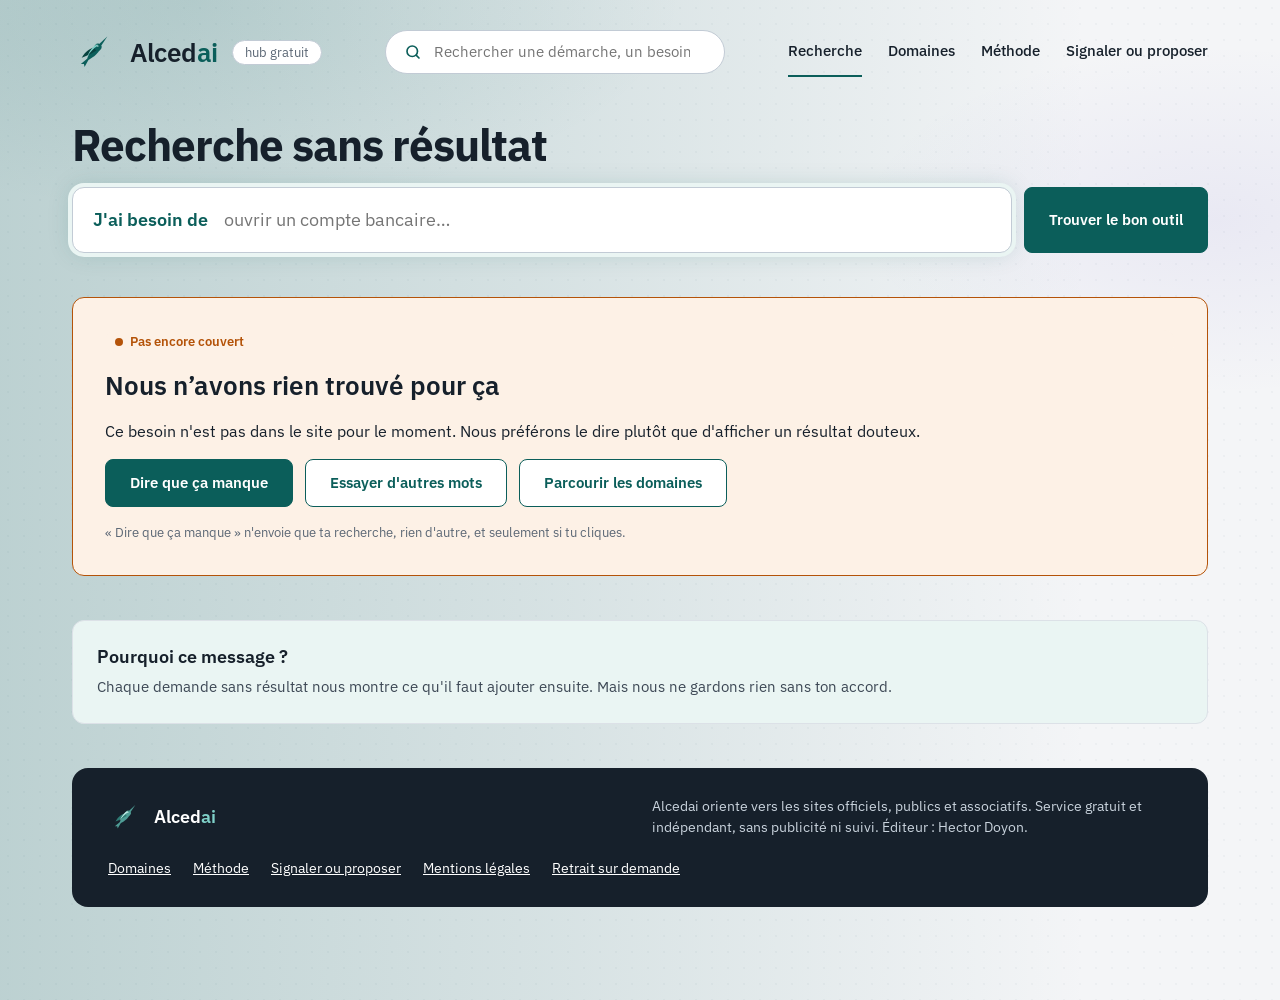
<file: recherche-vide.html>
<!DOCTYPE html>
<html lang="fr"><head><meta charset="utf-8"/><meta content="width=device-width,initial-scale=1" name="viewport"/><title>Recherche sans résultat · Alcedai</title><meta content="noindex" name="robots"/>
<link href="fonts/fonts.css" rel="stylesheet"/>
<style>
body{margin:0}
a:focus-visible,button:focus-visible,input:focus-visible{outline:3px solid #0B5E5A;outline-offset:3px}
</style>
<meta name="description" content="Aucun résultat pour cette recherche sur Alcedai : proposez le site qui manque."><link rel="icon" href="favicon.svg" type="image/svg+xml"><link rel="icon" href="favicon.ico" sizes="48x48"><link rel="apple-touch-icon" href="apple-touch-icon.png"><meta name="theme-color" content="#16202B"></head><body>
<div style="background-color:#F4F5F7;background-image:linear-gradient(90deg,rgba(11,94,90,.24) 0%,rgba(11,94,90,.13) 42%,rgba(11,94,90,0) 85%),radial-gradient(ellipse 55% 30% at 15% 0%,rgba(11,94,90,.10),transparent 70%),radial-gradient(ellipse 40% 25% at 95% 22%,rgba(91,75,196,.07),transparent 70%),radial-gradient(circle,rgba(194,203,213,.16) 1px,transparent 1.5px);background-size:auto,auto,auto,16px 16px;font-family:'IBM Plex Sans',system-ui,sans-serif;color:#16202B;font-size:16px;line-height:1.5;min-height:1000px"><div style="max-width:1200px;margin:0 auto;padding:28px 32px 64px;box-sizing:border-box;display:flex;flex-direction:column;gap:44px"><header style="display:flex;flex-wrap:wrap;gap:16px 32px;align-items:center;justify-content:space-between"><a href="index.html" style="display:flex;align-items:center;gap:14px;text-decoration:none;color:#16202B"><svg aria-hidden="true" height="44" viewbox="0 0 200 200" width="44"><g transform="rotate(-50 100 100)"><path d="M56 96 L20 89 L29 100 L20 111 L56 104 Z" fill="#0B5E5A"></path><path d="M142 92 C120 79 80 84 48 100 C80 116 120 121 142 108 Z" fill="#0B5E5A"></path><path d="M126 95 C106 74 76 68 44 74 C68 88 96 99 122 107 Z" fill="#08423F"></path><circle cx="128" cy="100" fill="#0B5E5A" r="16"></circle><path d="M140 94 L193 101 L140 107 Z" fill="#0B5E5A"></path><path d="M136 88.5 C116 80 88 81 62 90.5 C88 86.5 112 87.5 133 95 Z" fill="#7FD1C9"></path><circle cx="132" cy="96" fill="#FFFFFF" r="2.6"></circle></g></svg><span style="font-weight:600;font-size:26px;letter-spacing:-0.5px">Alced<span style="color:#0B5E5A">ai</span></span><span style="font-size:13px;color:#5B6775;border:1px solid #C2CBD5;border-radius:999px;padding:2px 12px;background:#FFFFFF">hub gratuit</span></a><a aria-label="Rechercher sur le site" href="besoin.html" style="flex:1 1 240px;max-width:340px;display:flex;align-items:center;gap:10px;text-decoration:none;background:#FFFFFF;border:1.5px solid #C2CBD5;border-radius:999px;padding:0 18px;min-height:44px;box-sizing:border-box;color:#5B6775;font-size:15px"><svg aria-hidden="true" fill="none" height="18" stroke="#0B5E5A" stroke-linecap="round" stroke-width="2.2" viewbox="0 0 24 24" width="18"><circle cx="11" cy="11" r="7"></circle><path d="M20 20l-3.5-3.5"></path></svg>Rechercher une démarche, un besoin</a><nav style="display:flex;flex-wrap:wrap;gap:4px 26px"><a href="besoin.html" style="text-decoration:none;padding:12px 0;font-weight:500;font-size:15px;color:#16202B;border-bottom:2px solid #0B5E5A">Recherche</a><a href="domaines.html" style="text-decoration:none;padding:12px 0;font-weight:500;font-size:15px;color:#16202B;border-bottom:2px solid transparent">Domaines</a><a href="methode.html" style="text-decoration:none;padding:12px 0;font-weight:500;font-size:15px;color:#16202B;border-bottom:2px solid transparent">Méthode</a><a href="contribuer.html" style="text-decoration:none;padding:12px 0;font-weight:500;font-size:15px;color:#16202B;border-bottom:2px solid transparent">Signaler ou proposer</a></nav></header><div style="display:flex;flex-direction:column;gap:18px;"><h1 style="margin:0;font-weight:700;font-size:44px;line-height:1.1;letter-spacing:-1px">Recherche sans résultat</h1><div style="display:flex;flex-wrap:wrap;gap:12px"><div style="flex:1 1 480px;display:flex;align-items:center;gap:14px;background:#FFFFFF;border:1.5px solid #C2CBD5;border-radius:12px;padding:0 20px;min-height:64px"><span style="font-weight:600;font-size:18px;color:#0B5E5A;white-space:nowrap">J'ai besoin de</span><span style="font-size:18px">un abonnement de salle de sport étudiant</span></div><a href="besoin.html" style="display:inline-flex;align-items:center;box-sizing:border-box;min-height:48px;padding:0 24px;border-radius:8px;font-weight:600;font-size:15px;text-decoration:none;background:#0B5E5A;color:#FFFFFF;border:1.5px solid #0B5E5A">Chercher</a></div></div><div style="flex:1 1 100%;min-width:0;background:#FDF1E6;border:1px solid #B45309;border-radius:12px;padding:32px;box-sizing:border-box;display:flex;flex-direction:column;gap:16px;"><span style="display:inline-flex;align-items:center;gap:7px;background:#FDF1E6;color:#B45309;border-radius:999px;padding:2px 12px 2px 10px;font-weight:600;font-size:13px;white-space:nowrap"><span aria-hidden="true" style="width:8px;height:8px;border-radius:50%;background:#B45309"></span>Pas encore couvert</span><h3 style="margin:0;font-weight:600;font-size:26px;line-height:1.3;color:#16202B">Nous n'avons pas de fiche vérifiée pour ça</h3><p style="margin:0;font-size:16px;color:#16202B">Ce besoin n'est pas dans le site pour le moment. Nous préférons le dire plutôt que d'afficher un résultat douteux.</p><div style="display:flex;flex-wrap:wrap;gap:12px;align-items:stretch"><a href="#" style="display:inline-flex;align-items:center;box-sizing:border-box;min-height:48px;padding:0 24px;border-radius:8px;font-weight:600;font-size:15px;text-decoration:none;background:#0B5E5A;color:#FFFFFF;border:1.5px solid #0B5E5A">Dire que ça manque</a><a href="besoin.html" style="display:inline-flex;align-items:center;box-sizing:border-box;min-height:48px;padding:0 24px;border-radius:8px;font-weight:600;font-size:15px;text-decoration:none;background:#FFFFFF;color:#0B5E5A;border:1.5px solid #0B5E5A">Essayer d'autres mots</a><a href="domaines.html" style="display:inline-flex;align-items:center;box-sizing:border-box;min-height:48px;padding:0 24px;border-radius:8px;font-weight:600;font-size:15px;text-decoration:none;background:#FFFFFF;color:#0B5E5A;border:1.5px solid #0B5E5A">Parcourir les domaines</a></div><span style="font-size:13px;color:#5B6775">« Dire que ça manque » n'envoie que ta recherche, rien d'autre, et seulement si tu cliques.</span></div><div style="flex:1 1 100%;min-width:0;background:#EAF5F3;border:1px solid #DCE1E7;border-radius:12px;padding:24px;box-sizing:border-box;display:flex;flex-direction:column;gap:8px;"><h3 style="margin:0;font-weight:600;font-size:18px;line-height:1.3;color:#16202B">Pourquoi ce message ?</h3><p style="margin:0;font-size:15px;color:#3D4855">Chaque demande sans résultat nous montre ce qu'il faut ajouter ensuite. Mais nous ne gardons rien sans ton accord.</p></div><footer style="display:flex;flex-wrap:wrap;gap:20px 40px;align-items:center;justify-content:space-between;background:#16202B;color:#FFFFFF;border-radius:16px;padding:28px 36px"><div style="display:flex;align-items:center;gap:12px"><svg aria-hidden="true" height="34" viewbox="0 0 200 200" width="34"><g transform="rotate(-50 100 100)"><path d="M56 96 L20 89 L29 100 L20 111 L56 104 Z" fill="#4F9D96"></path><path d="M142 92 C120 79 80 84 48 100 C80 116 120 121 142 108 Z" fill="#4F9D96"></path><path d="M126 95 C106 74 76 68 44 74 C68 88 96 99 122 107 Z" fill="#2E7A74"></path><circle cx="128" cy="100" fill="#4F9D96" r="16"></circle><path d="M140 94 L193 101 L140 107 Z" fill="#4F9D96"></path><path d="M136 88.5 C116 80 88 81 62 90.5 C88 86.5 112 87.5 133 95 Z" fill="#BFE9E4"></path><circle cx="132" cy="96" fill="#FFFFFF" r="2.6"></circle></g></svg><span style="font-weight:600;font-size:18px">Alced<span style="color:#7FD1C9">ai</span></span></div><p style="margin:0;max-width:520px;font-size:14px;color:#C9D3DD">Alcedai oriente vers les sites officiels, publics et associatifs. Service gratuit et indépendant, sans publicité ni suivi. Éditeur : Hector Doyon.</p><div style="display:flex;flex-wrap:wrap;gap:8px 22px;font-size:14px"><a href="domaines.html" style="color:#FFFFFF">Domaines</a><a href="methode.html" style="color:#FFFFFF">Méthode</a><a href="contribuer.html" style="color:#FFFFFF">Signaler ou proposer</a><a href="mentions-legales.html" style="color:#FFFFFF">Mentions légales</a><a href="retrait.html" style="color:#FFFFFF">Retrait sur demande</a></div></footer></div></div>
<script src="app.js"></script></body></html>
</file>
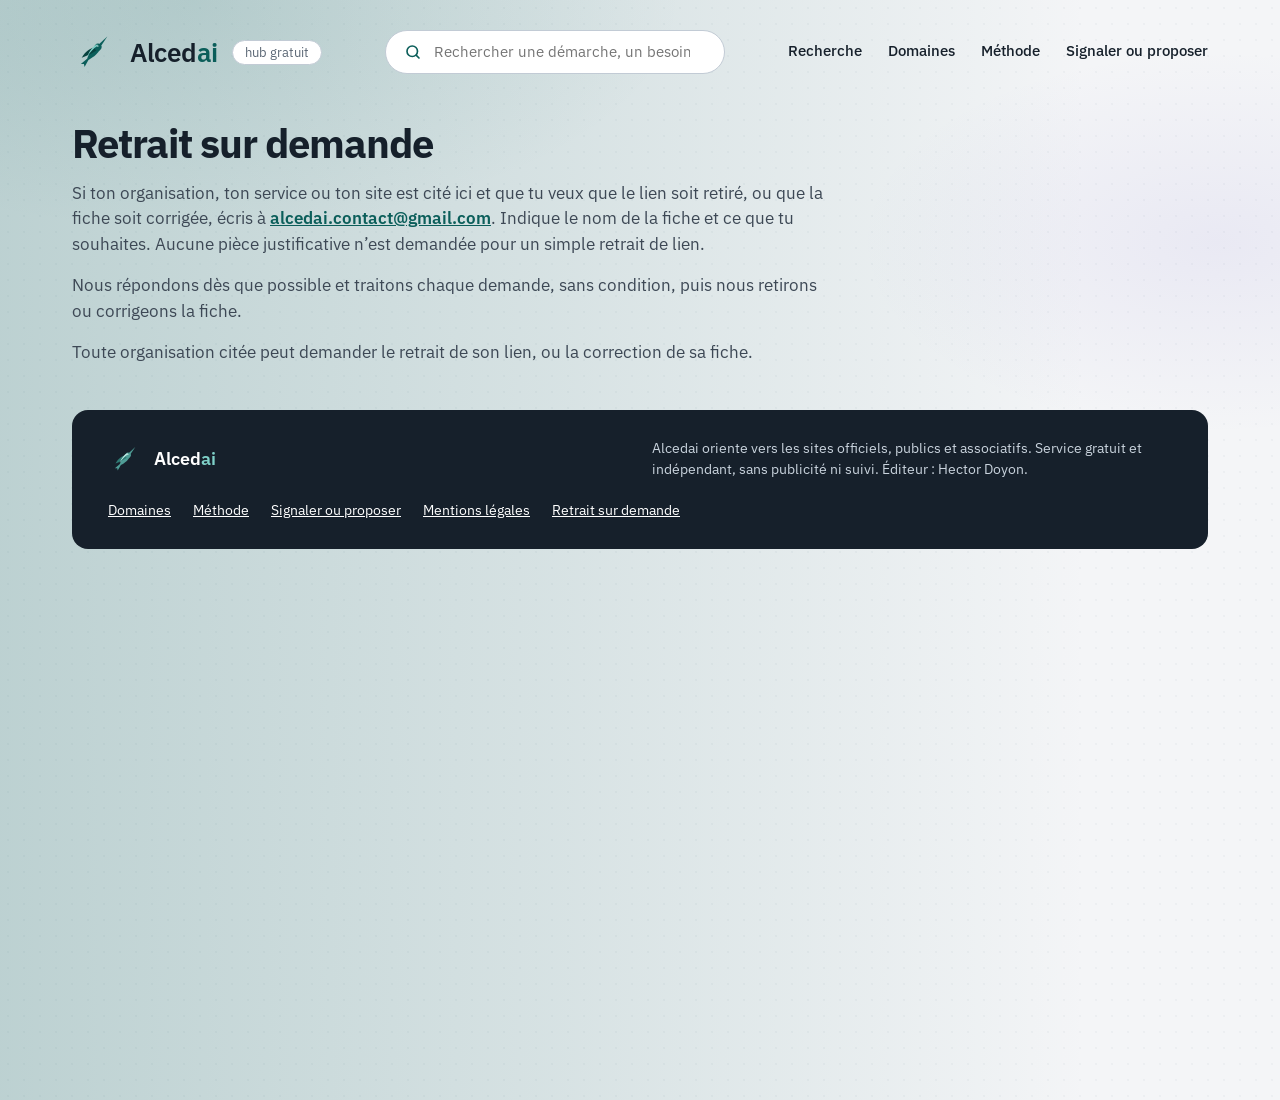
<file: retrait.html>
<!doctype html><html lang="fr"><head><meta charset="utf-8"><meta name="viewport" content="width=device-width,initial-scale=1"><title>Retrait sur demande · Alcedai</title>

<link rel="stylesheet" href="fonts/fonts.css">
<style>
body{margin:0}
a:focus-visible,button:focus-visible,input:focus-visible{outline:3px solid #0B5E5A;outline-offset:3px}
</style>
<meta name="description" content="Demander le retrait ou la correction d'un lien sur Alcedai."><link rel="icon" href="favicon.svg" type="image/svg+xml"><link rel="icon" href="favicon.ico" sizes="48x48"><link rel="apple-touch-icon" href="apple-touch-icon.png"><meta name="theme-color" content="#16202B"></head><body>

<div style="background-color:#F4F5F7;background-image:linear-gradient(90deg,rgba(11,94,90,.24) 0%,rgba(11,94,90,.13) 42%,rgba(11,94,90,0) 85%),radial-gradient(ellipse 55% 30% at 15% 0%,rgba(11,94,90,.10),transparent 70%),radial-gradient(ellipse 40% 25% at 95% 22%,rgba(91,75,196,.07),transparent 70%),radial-gradient(circle,rgba(194,203,213,.16) 1px,transparent 1.5px);background-size:auto,auto,auto,16px 16px;font-family:'IBM Plex Sans',system-ui,sans-serif;color:#16202B;font-size:16px;line-height:1.5;min-height:1100px"><div style="max-width:1200px;margin:0 auto;padding:28px 32px 64px;box-sizing:border-box;display:flex;flex-direction:column;gap:44px"><header style="display:flex;flex-wrap:wrap;gap:16px 32px;align-items:center;justify-content:space-between"><a href="index.html" style="display:flex;align-items:center;gap:14px;text-decoration:none;color:#16202B"><svg width="44" height="44" viewBox="0 0 200 200" aria-hidden="true"><g transform="rotate(-50 100 100)"><path d="M56 96 L20 89 L29 100 L20 111 L56 104 Z" fill="#0B5E5A"></path><path d="M142 92 C120 79 80 84 48 100 C80 116 120 121 142 108 Z" fill="#0B5E5A"></path><path d="M126 95 C106 74 76 68 44 74 C68 88 96 99 122 107 Z" fill="#08423F"></path><circle cx="128" cy="100" r="16" fill="#0B5E5A"></circle><path d="M140 94 L193 101 L140 107 Z" fill="#0B5E5A"></path><path d="M136 88.5 C116 80 88 81 62 90.5 C88 86.5 112 87.5 133 95 Z" fill="#7FD1C9"></path><circle cx="132" cy="96" r="2.6" fill="#FFFFFF"></circle></g></svg><span style="font-weight:600;font-size:26px;letter-spacing:-0.5px">Alced<span style="color:#0B5E5A">ai</span></span><span style="font-size:13px;color:#5B6775;border:1px solid #C2CBD5;border-radius:999px;padding:2px 12px;background:#FFFFFF">hub gratuit</span></a><a href="besoin.html" aria-label="Rechercher sur le site" style="flex:1 1 240px;max-width:340px;display:flex;align-items:center;gap:10px;text-decoration:none;background:#FFFFFF;border:1.5px solid #C2CBD5;border-radius:999px;padding:0 18px;min-height:44px;box-sizing:border-box;color:#5B6775;font-size:15px"><svg width="18" height="18" viewBox="0 0 24 24" fill="none" stroke="#0B5E5A" stroke-width="2.2" stroke-linecap="round" aria-hidden="true"><circle cx="11" cy="11" r="7"></circle><path d="M20 20l-3.5-3.5"></path></svg>Rechercher une démarche, un besoin</a><nav style="display:flex;flex-wrap:wrap;gap:4px 26px"><a href="besoin.html" style="text-decoration:none;padding:12px 0;font-weight:500;font-size:15px;color:#16202B;border-bottom:2px solid transparent">Recherche</a><a href="domaines.html" style="text-decoration:none;padding:12px 0;font-weight:500;font-size:15px;color:#16202B;border-bottom:2px solid transparent">Domaines</a><a href="methode.html" style="text-decoration:none;padding:12px 0;font-weight:500;font-size:15px;color:#16202B;border-bottom:2px solid transparent">Méthode</a><a href="contribuer.html" style="text-decoration:none;padding:12px 0;font-weight:500;font-size:15px;color:#16202B;border-bottom:2px solid transparent">Signaler ou proposer</a></nav></header><div style="max-width:760px;display:flex;flex-direction:column;gap:16px"><h1 style="margin:0;font-weight:700;font-size:40px;line-height:1.1;letter-spacing:-1px">Retrait sur demande</h1><p style="margin:0;font-size:17px;color:#3D4855">Si ton organisation, ton service ou ton site est cité ici et que tu veux que le lien soit retiré, ou que la fiche soit corrigée, écris à <a href="mailto:alcedai.contact@gmail.com" style="color:#0B5E5A;font-weight:600">alcedai.contact@gmail.com</a>. Indique le nom de la fiche et ce que tu souhaites. Aucune pièce justificative n’est demandée pour un simple retrait de lien.</p><p style="margin:0;font-size:17px;color:#3D4855">Nous répondons dès que possible et traitons chaque demande, sans condition, puis nous retirons ou corrigeons la fiche.</p><p style="margin:0;font-size:17px;color:#3D4855">Toute organisation citée peut demander le retrait de son lien, ou la correction de sa fiche.</p></div><footer style="display:flex;flex-wrap:wrap;gap:20px 40px;align-items:center;justify-content:space-between;background:#16202B;color:#FFFFFF;border-radius:16px;padding:28px 36px"><div style="display:flex;align-items:center;gap:12px"><svg width="34" height="34" viewBox="0 0 200 200" aria-hidden="true"><g transform="rotate(-50 100 100)"><path d="M56 96 L20 89 L29 100 L20 111 L56 104 Z" fill="#4F9D96"></path><path d="M142 92 C120 79 80 84 48 100 C80 116 120 121 142 108 Z" fill="#4F9D96"></path><path d="M126 95 C106 74 76 68 44 74 C68 88 96 99 122 107 Z" fill="#2E7A74"></path><circle cx="128" cy="100" r="16" fill="#4F9D96"></circle><path d="M140 94 L193 101 L140 107 Z" fill="#4F9D96"></path><path d="M136 88.5 C116 80 88 81 62 90.5 C88 86.5 112 87.5 133 95 Z" fill="#BFE9E4"></path><circle cx="132" cy="96" r="2.6" fill="#FFFFFF"></circle></g></svg><span style="font-weight:600;font-size:18px">Alced<span style="color:#7FD1C9">ai</span></span></div><p style="margin:0;max-width:520px;font-size:14px;color:#C9D3DD">Alcedai oriente vers les sites officiels, publics et associatifs. Service gratuit et indépendant, sans publicité ni suivi. Éditeur : Hector Doyon.</p><div style="display:flex;flex-wrap:wrap;gap:8px 22px;font-size:14px"><a href="domaines.html" style="color:#FFFFFF">Domaines</a><a href="methode.html" style="color:#FFFFFF">Méthode</a><a href="contribuer.html" style="color:#FFFFFF">Signaler ou proposer</a><a href="mentions-legales.html" style="color:#FFFFFF">Mentions légales</a><a href="retrait.html" style="color:#FFFFFF">Retrait sur demande</a></div></footer></div></div>
<script src="app.js"></script></body></html>
</file>
<file: fonts/fonts.css>
/* Polices hébergées sur le site : aucune requête vers Google. Licence SIL OFL (IBM Plex). */
@font-face{font-family:'IBM Plex Sans';font-weight:400;font-style:normal;font-display:swap;src:url(ibm-plex-sans-latin-400-normal.woff2) format('woff2')}
@font-face{font-family:'IBM Plex Sans';font-weight:500;font-style:normal;font-display:swap;src:url(ibm-plex-sans-latin-500-normal.woff2) format('woff2')}
@font-face{font-family:'IBM Plex Sans';font-weight:600;font-style:normal;font-display:swap;src:url(ibm-plex-sans-latin-600-normal.woff2) format('woff2')}
@font-face{font-family:'IBM Plex Sans';font-weight:700;font-style:normal;font-display:swap;src:url(ibm-plex-sans-latin-700-normal.woff2) format('woff2')}
@font-face{font-family:'IBM Plex Mono';font-weight:500;font-style:normal;font-display:swap;src:url(ibm-plex-mono-latin-500-normal.woff2) format('woff2')}
@font-face{font-family:'IBM Plex Mono';font-weight:600;font-style:normal;font-display:swap;src:url(ibm-plex-mono-latin-600-normal.woff2) format('woff2')}

/* Téléphone : pas de débordement horizontal */
html,body{overflow-x:hidden}
@media(max-width:600px){h1{font-size:34px!important;letter-spacing:-.5px!important}h2{font-size:28px!important}body>div>div{padding-left:18px!important;padding-right:18px!important}}
</file>
